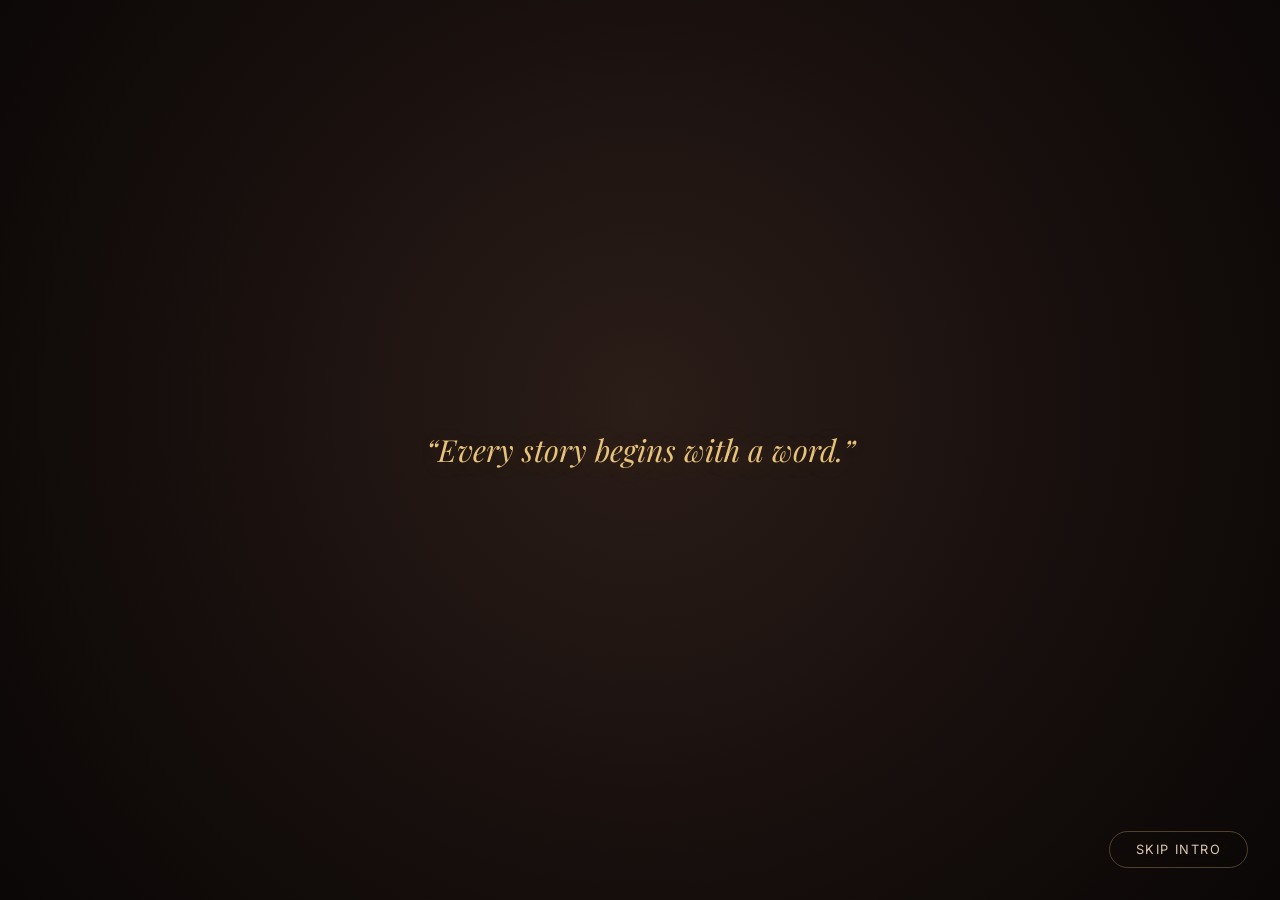
<file: index.html>
<!DOCTYPE html>
<html lang="en">
<head>
  <meta charset="UTF-8">
  <meta name="viewport" content="width=device-width, initial-scale=1.0">
  <title>PROLOGUE · The Reading Club of LBSITW</title>
  <link rel="icon" type="image/png" href="assets/images/logo.png">
  <link rel="preconnect" href="https://fonts.googleapis.com">
  <link rel="preconnect" href="https://fonts.gstatic.com" crossorigin>
  <link href="https://fonts.googleapis.com/css2?family=Playfair+Display:ital,wght@0,400;0,600;0,700;1,400&family=Inter:wght@300;400;500;600;700&display=swap" rel="stylesheet">
  <link rel="stylesheet" href="https://cdnjs.cloudflare.com/ajax/libs/font-awesome/6.0.0-beta3/css/all.min.css">

  <style>
    * { margin: 0; padding: 0; box-sizing: border-box; }

    html, body {
      height: 100%;
      overflow: hidden;
      background: #17100e;
      color: #f0e7df;
      font-family: 'Inter', sans-serif;
      -webkit-font-smoothing: antialiased;
      -moz-osx-font-smoothing: grayscale;
    }

    /* ---------- PROLOGUE OVERLAY ---------- */
    .prologue {
      position: fixed;
      inset: 0;
      display: flex;
      align-items: center;
      justify-content: center;
      background: radial-gradient(circle at 50% 45%, #2b1d18 0%, #140d0b 65%, #0a0706 100%);
      padding: 24px;
      transition: opacity 1s cubic-bezier(0.4, 0, 0.2, 1), visibility 1s;
      z-index: 1000;
    }

    .prologue.fade-out {
      opacity: 0;
      visibility: hidden;
      pointer-events: none;
    }

    .prologue-inner {
      position: relative;
      display: flex;
      flex-direction: column;
      align-items: center;
      justify-content: center;
      width: 100%;
      max-width: 640px;
      min-height: 540px;
      text-align: center;
    }

    /* ---------- AMBIENT GLOW ---------- */
    .ambient-glow {
      position: absolute;
      top: 50%;
      left: 50%;
      width: 520px;
      height: 520px;
      transform: translate(-50%, -50%) scale(0.6);
      background: radial-gradient(circle, rgba(230, 194, 122, 0.3), transparent 68%);
      border-radius: 50%;
      opacity: 0;
      pointer-events: none;
      transition: opacity 1.4s cubic-bezier(0.4, 0, 0.2, 1), transform 1.4s cubic-bezier(0.4, 0, 0.2, 1);
      filter: blur(24px);
      z-index: 0;
    }

    .ambient-glow.on {
      opacity: 1;
      transform: translate(-50%, -50%) scale(1);
    }

    /* ---------- SINGLE QUOTE ---------- */
    .quote-stage {
      position: absolute;
      top: 50%;
      left: 50%;
      transform: translate(-50%, -50%);
      width: 100%;
      max-width: 560px;
      z-index: 2;
      pointer-events: none;
      transition: opacity 0.8s ease;
    }

    .quote-item {
      font-family: 'Playfair Display', serif;
      font-style: italic;
      font-size: clamp(1.3rem, 3vw, 1.9rem);
      line-height: 1.65;
      color: #e6c27a;
      opacity: 0;
      transform: translateY(16px);
      transition: opacity 1.1s ease, transform 1.1s ease;
      text-shadow: 0 2px 26px rgba(230, 194, 122, 0.18);
      padding: 0 20px;
    }

    .quote-item.visible {
      opacity: 1;
      transform: translateY(0);
    }

    .quote-item.fade {
      opacity: 0;
      transform: translateY(-18px);
    }

    /* ---------- LOGO HERO STAGE ---------- */
    .logo-stage {
      position: absolute;
      top: 50%;
      left: 50%;
      transform: translate(-50%, -50%) scale(0.7);
      display: flex;
      flex-direction: column;
      align-items: center;
      justify-content: center;
      gap: 22px;
      opacity: 0;
      transition: opacity 1s ease, transform 1s ease;
      z-index: 3;
      pointer-events: none;
    }

    .logo-stage.visible {
      opacity: 1;
      transform: translate(-50%, -50%) scale(1);
    }

    .logo-stage.hide {
      opacity: 0;
      transform: translate(-50%, -50%) scale(0.92);
    }

    .logo-stage .intro-logo {
      width: min(180px, 42vw);
      height: min(180px, 42vw);
      border-radius: 50%;
      object-fit: cover;
      background: #f5ede1;
      box-shadow:
        0 0 0 3px rgba(230, 194, 122, 0.25),
        0 24px 60px rgba(230, 194, 122, 0.35),
        0 8px 24px rgba(0, 0, 0, 0.5);
      animation: logoPulse 3s ease-in-out infinite;
    }

    @keyframes logoPulse {
      0%, 100% {
        box-shadow:
          0 0 0 3px rgba(230, 194, 122, 0.25),
          0 24px 60px rgba(230, 194, 122, 0.35),
          0 8px 24px rgba(0, 0, 0, 0.5);
      }
      50% {
        box-shadow:
          0 0 0 8px rgba(230, 194, 122, 0.15),
          0 28px 70px rgba(230, 194, 122, 0.5),
          0 8px 24px rgba(0, 0, 0, 0.5);
      }
    }

    .logo-stage .intro-logo-text {
      font-family: 'Playfair Display', serif;
      font-size: clamp(1.4rem, 4vw, 2rem);
      font-weight: 700;
      letter-spacing: 12px;
      text-indent: 12px;
      color: #e6c27a;
      text-shadow: 0 2px 20px rgba(230, 194, 122, 0.3);
    }

    /* ---------- NAMING STAGE ---------- */
    .naming-stage {
      position: absolute;
      top: 50%;
      left: 50%;
      transform: translate(-50%, -50%) translateY(16px);
      width: 100%;
      display: flex;
      flex-direction: column;
      align-items: center;
      gap: 12px;
      opacity: 0;
      transition: opacity 1.1s ease, transform 1.1s ease;
      pointer-events: none;
      z-index: 3;
    }

    .naming-stage.visible {
      opacity: 1;
      transform: translate(-50%, -50%) translateY(0);
      pointer-events: auto;
    }

    .naming-stage h1 {
      font-family: 'Playfair Display', serif;
      font-size: clamp(2.3rem, 7.5vw, 3.6rem);
      font-weight: 700;
      letter-spacing: 14px;
      color: #e6c27a;
      margin: 0;
      text-indent: 14px;
      text-shadow: 0 4px 36px rgba(230, 194, 122, 0.22);
    }

    .naming-stage .subtitle {
      font-family: 'Inter', sans-serif;
      font-size: 0.88rem;
      letter-spacing: 4.5px;
      text-transform: uppercase;
      color: #d9c6b0;
      margin-bottom: 30px;
      font-weight: 400;
      opacity: 0.92;
    }

    .enter-btn {
      display: inline-flex;
      align-items: center;
      gap: 12px;
      background: #e6c27a;
      color: #1e1613;
      border: none;
      padding: 17px 44px;
      border-radius: 50px;
      font-family: 'Inter', sans-serif;
      font-size: 0.98rem;
      font-weight: 600;
      letter-spacing: 2px;
      cursor: pointer;
      transition: all 0.35s cubic-bezier(0.2, 0.9, 0.3, 1);
      box-shadow: 0 14px 38px rgba(230, 194, 122, 0.28);
      text-transform: uppercase;
    }

    .enter-btn i {
      font-size: 0.9rem;
      transition: transform 0.35s ease;
    }

    .enter-btn:hover {
      background: #f5da9e;
      transform: translateY(-3px);
      box-shadow: 0 22px 48px rgba(230, 194, 122, 0.4);
    }

    .enter-btn:hover i {
      transform: translateX(5px);
    }

    /* ---------- SKIP BUTTON ---------- */
    .skip-btn {
      position: fixed;
      bottom: 32px;
      right: 32px;
      z-index: 20;
      background: transparent;
      border: 1px solid rgba(230, 194, 122, 0.3);
      color: #d9c6b0;
      padding: 10px 26px;
      border-radius: 50px;
      font-family: 'Inter', sans-serif;
      font-size: 0.8rem;
      letter-spacing: 1.4px;
      cursor: pointer;
      transition: all 0.3s ease;
      backdrop-filter: blur(8px);
      -webkit-backdrop-filter: blur(8px);
      text-transform: uppercase;
    }

    .skip-btn:hover {
      background: rgba(230, 194, 122, 0.12);
      border-color: #e6c27a;
      color: #e6c27a;
    }

    /* ---------- RESPONSIVE ---------- */
    @media (max-width: 520px) {
      .naming-stage h1 { letter-spacing: 9px; text-indent: 9px; font-size: 2rem; }
      .naming-stage .subtitle { font-size: 0.72rem; letter-spacing: 3px; margin-bottom: 24px; }
      .enter-btn { padding: 14px 32px; font-size: 0.84rem; letter-spacing: 1.4px; gap: 9px; }
      .skip-btn { bottom: 20px; right: 20px; padding: 8px 18px; font-size: 0.7rem; letter-spacing: 1px; }
      .quote-item { font-size: 1.15rem; }
      .logo-stage .intro-logo { width: min(140px, 42vw); height: min(140px, 42vw); }
      .logo-stage .intro-logo-text { letter-spacing: 8px; text-indent: 8px; font-size: 1.3rem; }
    }

    @media (max-width: 380px) {
      .naming-stage h1 { letter-spacing: 6px; text-indent: 6px; font-size: 1.7rem; }
      .enter-btn { padding: 12px 24px; font-size: 0.78rem; }
      .quote-item { font-size: 1.05rem; }
    }

    @media (prefers-reduced-motion: reduce) {
      .quote-item, .ambient-glow, .naming-stage, .logo-stage,
      .enter-btn {
        transition-duration: 0.01ms !important;
        animation: none !important;
      }
    }
  </style>
</head>
<body>

  <div class="prologue" id="prologue">
    <div class="ambient-glow" id="ambientGlow"></div>

    <div class="prologue-inner">

      <!-- ===== STAGE 1 · QUOTE ===== -->
      <div class="quote-stage" id="quoteStage">
        <p class="quote-item" id="quote">“Every story begins with a word.”</p>
      </div>

      <!-- ===== STAGE 2 · LOGO HERO ===== -->
      <div class="logo-stage" id="logoStage">
        <img src="assets/images/logo.png" alt="PROLOGUE Logo" class="intro-logo">
        <div class="intro-logo-text">PROLOGUE</div>
      </div>

      <!-- ===== STAGE 3 · NAMING + ENTER ===== -->
      <div class="naming-stage" id="namingStage">
        <h1>PROLOGUE</h1>
        <p class="subtitle">The Reading Club of LBSITW</p>
        <button class="enter-btn" id="enterBtn">
          Enter Prologue <i class="fas fa-arrow-right"></i>
        </button>
      </div>

    </div>

    <button class="skip-btn" id="skipBtn">Skip Intro</button>
  </div>

  <script>
    (function() {
      'use strict';

      /* ==========================================================
         PROLOGUE INTRO SEQUENCE (book stage removed)
         1. Quote fades in
         2. Quote fades out
         3. LOGO HERO appears (big, glowing, pulsing)
         4. Logo hides → PROLOGUE name + subtitle + Enter button
         ========================================================== */

      const prologue    = document.getElementById('prologue');
      const ambientGlow = document.getElementById('ambientGlow');
      const quoteStage  = document.getElementById('quoteStage');
      const quote       = document.getElementById('quote');
      const logoStage   = document.getElementById('logoStage');
      const namingStage = document.getElementById('namingStage');
      const enterBtn    = document.getElementById('enterBtn');
      const skipBtn     = document.getElementById('skipBtn');

      const prefersReduced = window.matchMedia('(prefers-reduced-motion: reduce)').matches;

      /* ---------- TIMINGS ---------- */
      const T = prefersReduced
        ? {
            quoteIn:     80,
            quoteOut:    450,
            logoIn:      600,
            logoOut:    1000,
            nameIn:     1300
          }
        : {
            quoteIn:     400,   // quote appears
            quoteOut:   2800,   // quote fades out
            logoIn:     3200,   // LOGO HERO appears
            logoOut:    5300,   // logo hides
            nameIn:     5800    // naming stage appears
          };

      /* 1 · Show quote */
      setTimeout(() => {
        quote.classList.add('visible');
      }, T.quoteIn);

      /* 2 · Hide quote */
      setTimeout(() => {
        quote.classList.remove('visible');
        quote.classList.add('fade');
        quoteStage.style.opacity = '0';
      }, T.quoteOut);

      /* 3 · Logo hero appears + ambient glow */
      setTimeout(() => {
        logoStage.classList.add('visible');
        ambientGlow.classList.add('on');
      }, T.logoIn);

      /* 4 · Logo fades out, glow stays on for naming */
      setTimeout(() => {
        logoStage.classList.add('hide');
      }, T.logoOut);

      /* 5 · Naming stage appears */
      setTimeout(() => {
        namingStage.classList.add('visible');
      }, T.nameIn);

      /* ==========================================================
         ENTER / SKIP → main page
         ========================================================== */
      function enterSite() {
        prologue.classList.add('fade-out');
        setTimeout(() => {
          window.location.href = 'home.html';
        }, 950);
      }

      enterBtn.addEventListener('click', enterSite);
      skipBtn.addEventListener('click', enterSite);

      /* keyboard support */
      document.addEventListener('keydown', (e) => {
        if (e.key === 'Enter' || e.key === 'Escape') {
          if (prologue.classList.contains('fade-out')) return;
          enterSite();
        }
      });

    })();
  </script>

</body>
</html>
</file>
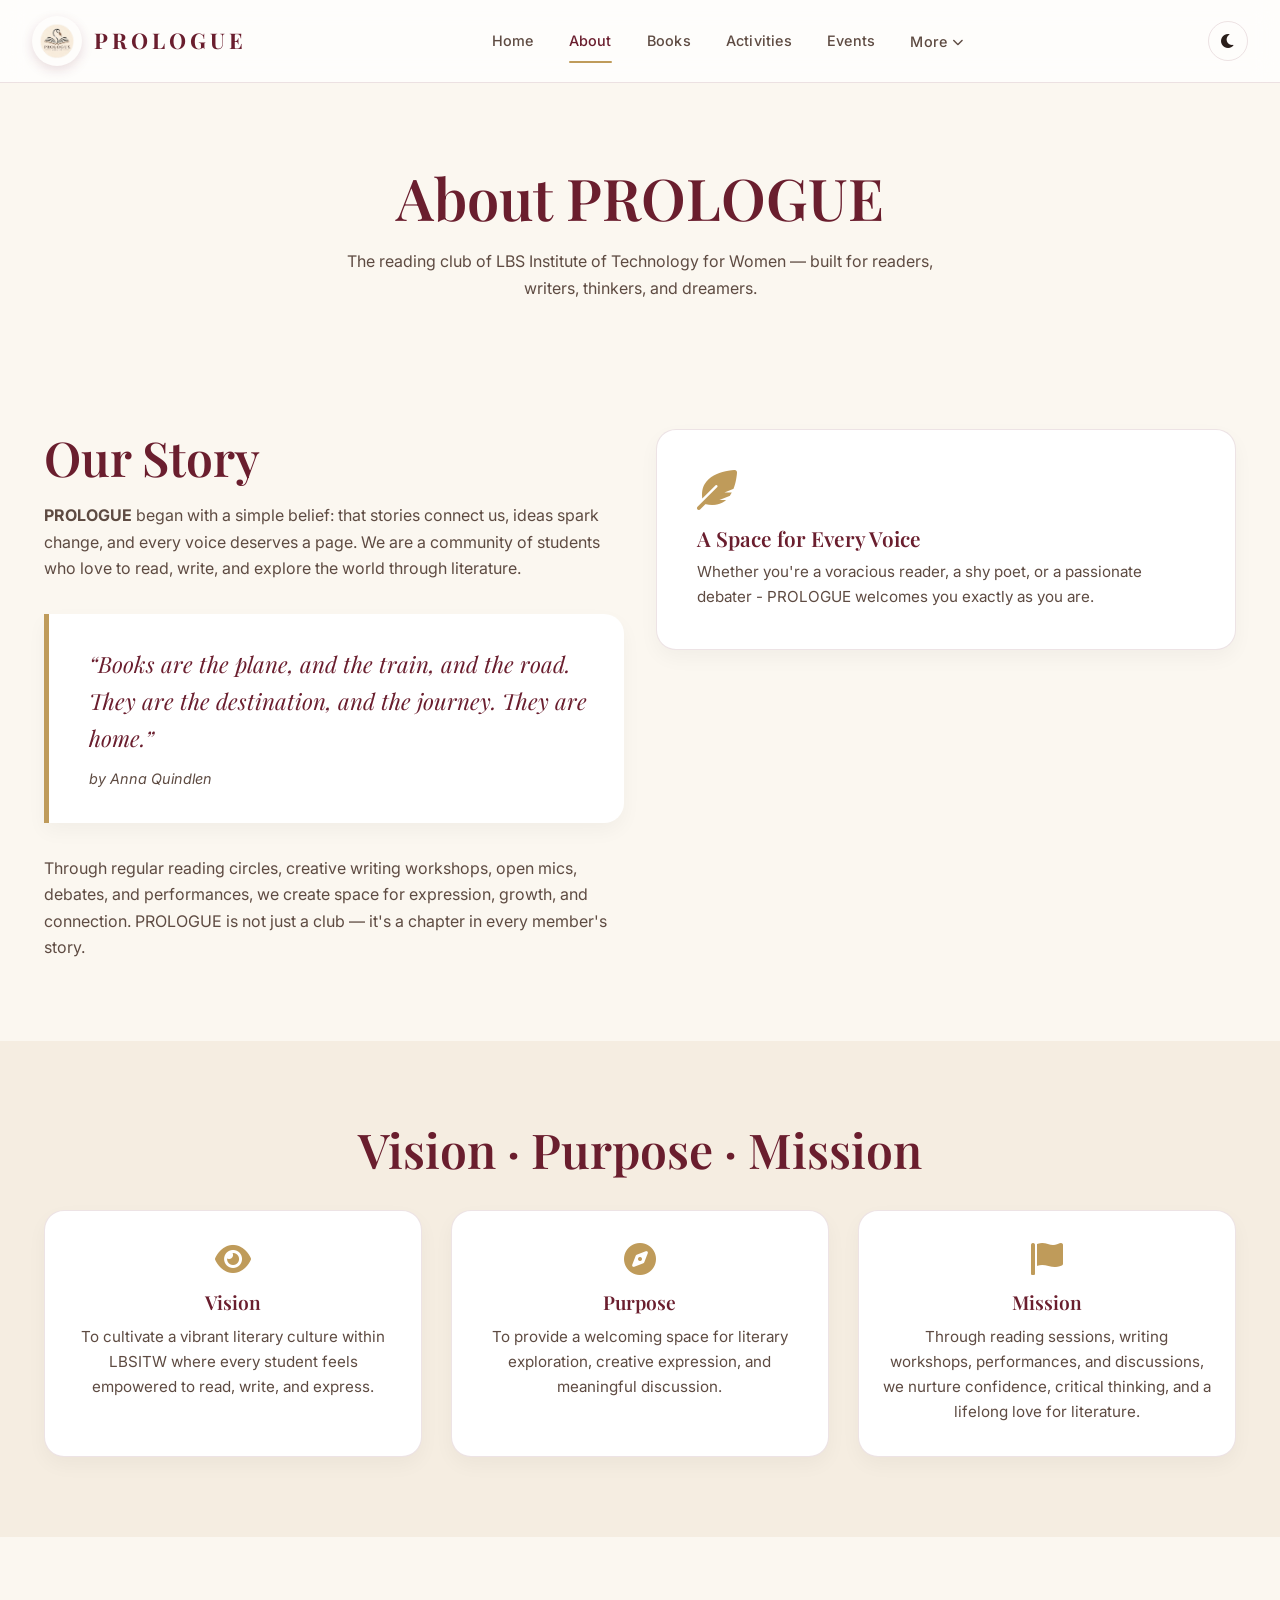
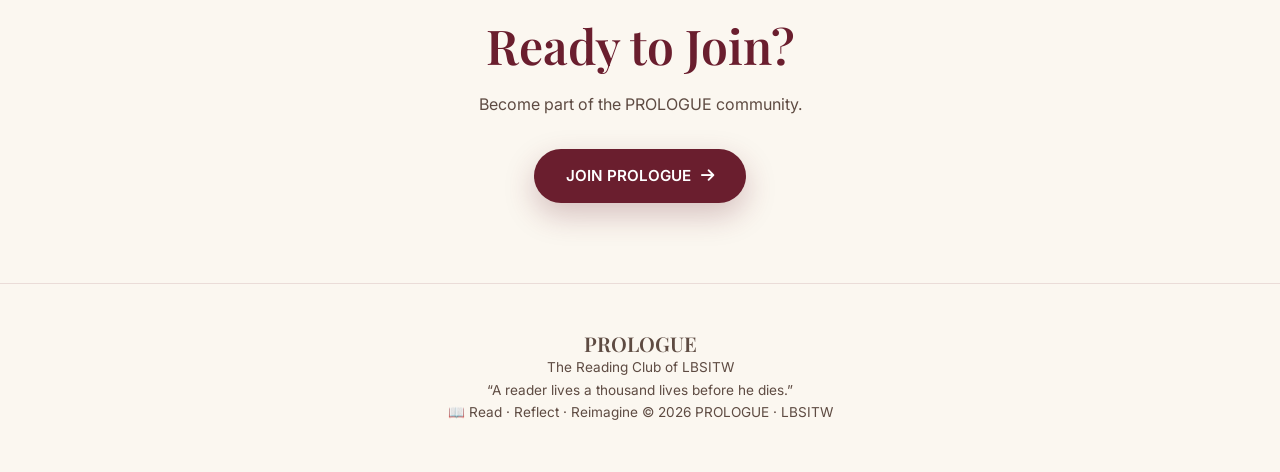
<file: about.html>
<!DOCTYPE html>
<html lang="en">
<head>
<meta charset="UTF-8">
<meta name="viewport" content="width=device-width, initial-scale=1.0">
<title>PROLOGUE · About</title>
<link rel="preconnect" href="https://fonts.googleapis.com">
<link href="https://fonts.googleapis.com/css2?family=Playfair+Display:ital,wght@0,400;0,600;0,700;1,400&family=Inter:wght@300;400;500;600&display=swap" rel="stylesheet">
<link rel="stylesheet" href="https://cdnjs.cloudflare.com/ajax/libs/font-awesome/6.0.0-beta3/css/all.min.css">
<link rel="stylesheet" href="css/style.css">
<style>
  .about-hero { padding: 5rem 0 3rem; text-align: center; }
  .about-hero h1 { font-size: clamp(2.2rem, 6vw, 3.6rem); color: var(--wine); margin-bottom: 1rem; }
  body.dark .about-hero h1 { color: var(--gold-light); }
  .about-hero p { color: var(--text-secondary); max-width: 620px; margin: 0 auto; }
  .quote-block {
    background: var(--bg-elev); border-left: 5px solid var(--gold);
    padding: 2rem 2rem 2rem 2.5rem; border-radius: 0 var(--radius) var(--radius) 0;
    box-shadow: var(--shadow-sm); margin: 2rem 0;
  }
  .quote-block p { font-family: var(--font-serif); font-size: 1.4rem; font-style: italic; color: var(--wine); margin-bottom: 0.5rem; }
  body.dark .quote-block p { color: var(--gold-light); }
  .quote-block cite { font-size: 0.9rem; color: var(--text-secondary); }
  .pillar { text-align: center; padding: 2rem 1.5rem; }
  .pillar i { font-size: 2rem; color: var(--gold); margin-bottom: 1rem; }
  .pillar h3 { font-size: 1.2rem; margin-bottom: 0.6rem; color: var(--wine); }
  body.dark .pillar h3 { color: var(--gold-light); }
</style>
</head>
<body>
  <div id="nav-placeholder"></div>

  <section class="about-hero">
    <div class="container">
      <h1 class="reveal">About PROLOGUE</h1>
      <p class="reveal">The reading club of LBS Institute of Technology for Women — built for readers, writers, thinkers, and dreamers.</p>
    </div>
  </section>

  <section class="section">
    <div class="container">
      <div class="grid-2">
        <div class="reveal">
          <h2 class="section-title">Our Story</h2>
          <p style="color:var(--text-secondary); margin-bottom:1rem;">
            <strong>PROLOGUE</strong> began with a simple belief: that stories connect us, ideas spark change,
            and every voice deserves a page. We are a community of students who love to read, write, and
            explore the world through literature.
          </p>
          <blockquote class="quote-block">
            <p>“Books are the plane, and the train, and the road. They are the destination, and the journey. They are home.”</p>
            <cite>by Anna Quindlen</cite>
          </blockquote>
          <p style="color:var(--text-secondary);">
            Through regular reading circles, creative writing workshops, open mics, debates, and
            performances, we create space for expression, growth, and connection. PROLOGUE is not just
            a club — it's a chapter in every member's story.
          </p>
        </div>
        <div class="reveal">
          <div class="card" style="padding:2.5rem;">
            <i class="fas fa-feather-alt" style="font-size:2.5rem; color:var(--gold); margin-bottom:1rem; display:block;"></i>
            <h3 style="color:var(--wine); margin-bottom:0.5rem; font-size:1.3rem;">A Space for Every Voice</h3>
            <p style="color:var(--text-secondary); font-size:0.95rem;">
              Whether you're a voracious reader, a shy poet, or a passionate debater -
              PROLOGUE welcomes you exactly as you are.
            </p>
          </div>
        </div>
      </div>
    </div>
  </section>

  <section class="section section-alt">
    <div class="container">
      <h2 class="section-title reveal" style="text-align:center;">Vision · Purpose · Mission</h2>
      <div class="grid-3" style="margin-top:2rem;">
        <div class="card pillar reveal">
          <i class="fas fa-eye"></i>
          <h3>Vision</h3>
          <p style="color:var(--text-secondary); font-size:0.95rem;">To cultivate a vibrant literary culture within LBSITW where every student feels empowered to read, write, and express.</p>
        </div>
        <div class="card pillar reveal">
          <i class="fas fa-compass"></i>
          <h3>Purpose</h3>
          <p style="color:var(--text-secondary); font-size:0.95rem;">To provide a welcoming space for literary exploration, creative expression, and meaningful discussion.</p>
        </div>
        <div class="card pillar reveal">
          <i class="fas fa-flag"></i>
          <h3>Mission</h3>
          <p style="color:var(--text-secondary); font-size:0.95rem;">Through reading sessions, writing workshops, performances, and discussions, we nurture confidence, critical thinking, and a lifelong love for literature.</p>
        </div>
      </div>
    </div>
  </section>

  <section class="section" style="text-align:center;">
    <div class="container">
      <h2 class="section-title reveal">Ready to Join?</h2>
      <p class="section-subtitle reveal" style="margin:0 auto 2rem;">Become part of the PROLOGUE community.</p>
      <a href="membership.html" class="btn btn-primary reveal">JOIN PROLOGUE <i class="fas fa-arrow-right"></i></a>
    </div>
  </section>

  <footer class="footer">
  <div class="container">

    <div class="footer-content">
      <div class="footer-brand">
        <h2>PROLOGUE</h2>
        <p>The Reading Club of LBSITW</p>
      </div>

      <div class="footer-line"></div>

      <p class="footer-quote">
        “A reader lives a thousand lives before he dies.”
      </p>

      <div class="footer-bottom">
        <span>📖 Read · Reflect · Reimagine</span>
        <span>© 2026 PROLOGUE · LBSITW</span>
      </div>
    </div>

  </div>
</footer>

  <script src="js/main.js"></script>
</body>
</html>
</file>
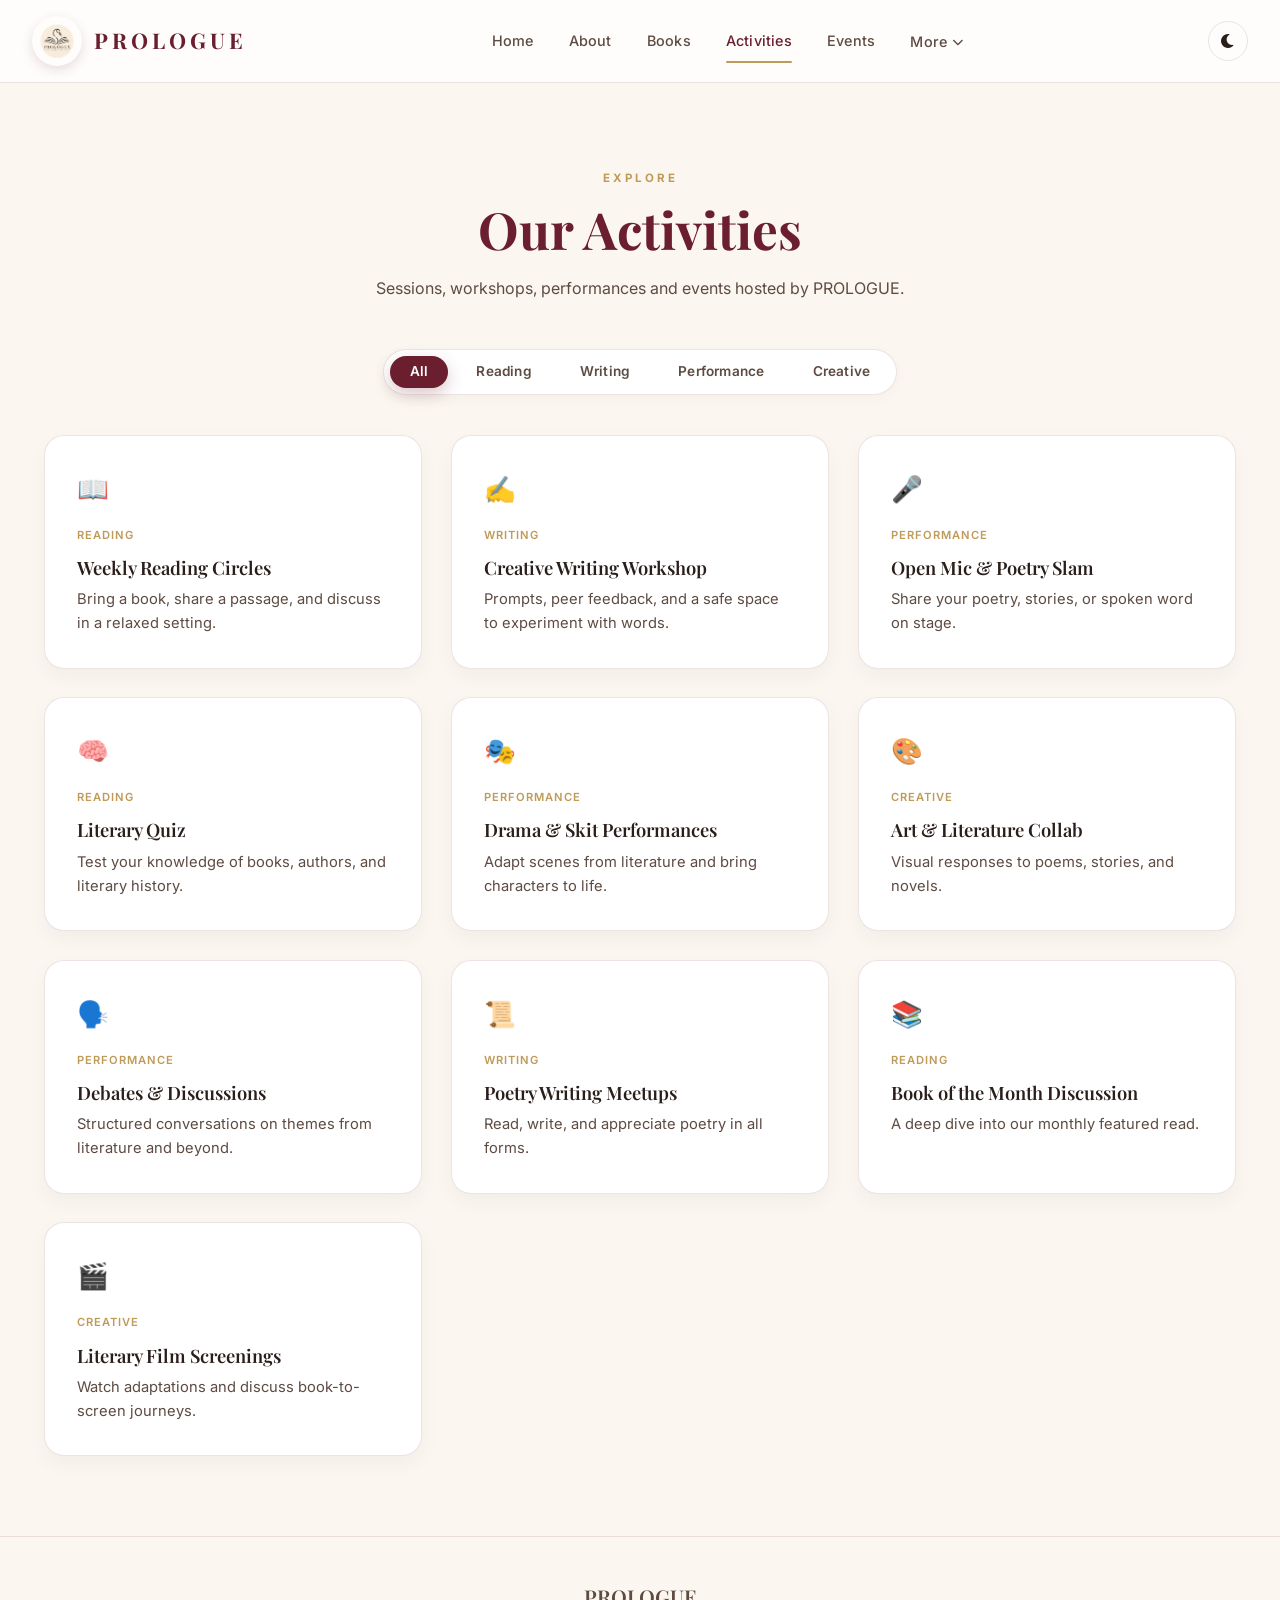
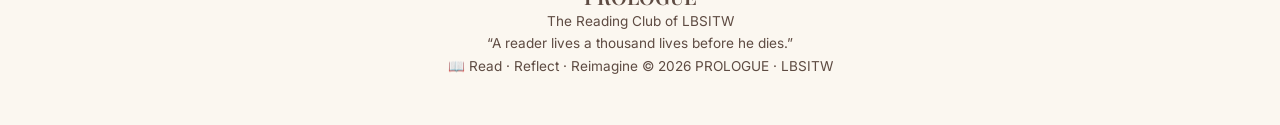
<file: activities.html>
<!DOCTYPE html>
<html lang="en">
<head>
<meta charset="UTF-8">
<meta name="viewport" content="width=device-width, initial-scale=1.0">
<title>PROLOGUE · Activities</title>
<link rel="preconnect" href="https://fonts.googleapis.com">
<link href="https://fonts.googleapis.com/css2?family=Playfair+Display:ital,wght@0,400;0,600;0,700;1,400&family=Inter:wght@300;400;500;600&display=swap" rel="stylesheet">
<link rel="stylesheet" href="https://cdnjs.cloudflare.com/ajax/libs/font-awesome/6.0.0-beta3/css/all.min.css">
<link rel="stylesheet" href="css/style.css">
<style>
  .activity-card .cat-tag {
    display: inline-block; font-size: 0.7rem; text-transform: uppercase;
    letter-spacing: 1px; color: var(--gold); margin-bottom: 0.8rem; font-weight: 600;
  }
  .activity-card h3 { font-size: 1.15rem; margin-bottom: 0.5rem; color: var(--text-primary); }
  .activity-card p { font-size: 0.92rem; color: var(--text-secondary); }
  .activity-icon { font-size: 1.6rem; margin-bottom: 0.6rem; display: block; }
</style>
</head>
<body>
  <div id="nav-placeholder"></div>

  <section class="section" style="padding-top:5rem;">
    <div class="container">
      <div class="page-hero reveal">
  <span class="page-eyebrow">Explore</span>
  <h1 class="page-title">Our Activities</h1>
  <p class="page-desc">Sessions, workshops, performances and events hosted by PROLOGUE.</p>
</div>

<div class="filter-bar reveal" id="activityFilters" style="margin-left:auto;margin-right:auto;">
  <button class="filter-btn active" data-filter="all">All</button>
  <button class="filter-btn" data-filter="reading">Reading</button>
  <button class="filter-btn" data-filter="writing">Writing</button>
  <button class="filter-btn" data-filter="performance">Performance</button>
  <button class="filter-btn" data-filter="creative">Creative</button>
</div>

      <div class="grid-3" id="activitiesGrid"></div>
    </div>
  </section>

<footer class="footer">
  <div class="container">

    <div class="footer-content">
      <div class="footer-brand">
        <h2>PROLOGUE</h2>
        <p>The Reading Club of LBSITW</p>
      </div>

      <div class="footer-line"></div>

      <p class="footer-quote">
        “A reader lives a thousand lives before he dies.”
      </p>

      <div class="footer-bottom">
        <span>📖 Read · Reflect · Reimagine</span>
        <span>© 2026 PROLOGUE · LBSITW</span>
      </div>
    </div>

  </div>
</footer>

  <script src="js/main.js"></script>
  <script src="js/activities.js"></script>
</body>
</html>
</file>
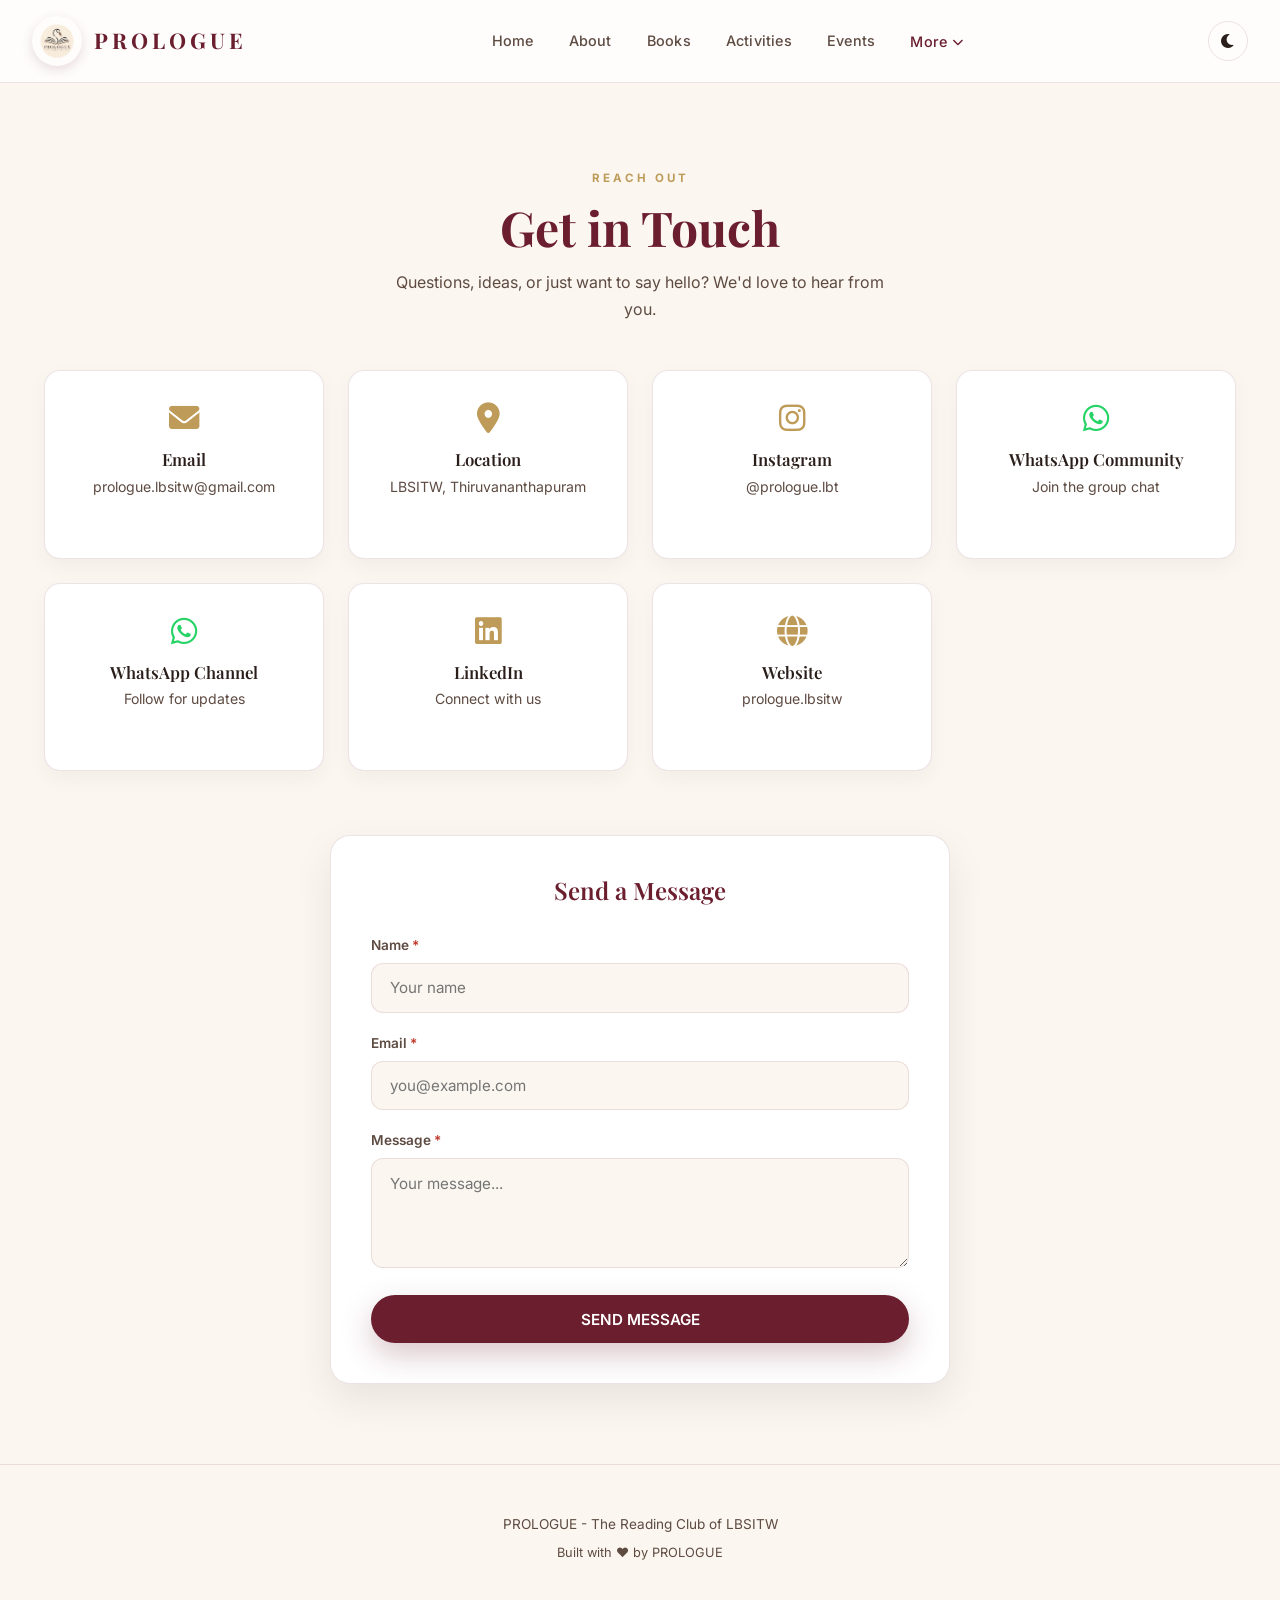
<file: contact.html>
<!DOCTYPE html>
<html lang="en">
<head>
  <meta charset="UTF-8">
  <meta name="viewport" content="width=device-width, initial-scale=1.0">
  <title>PROLOGUE · Contact</title>
  <link rel="preconnect" href="https://fonts.googleapis.com">
  <link href="https://fonts.googleapis.com/css2?family=Playfair+Display:ital,wght@0,400;0,600;0,700;1,400&family=Inter:wght@300;400;500;600&display=swap" rel="stylesheet">
  <link rel="stylesheet" href="https://cdnjs.cloudflare.com/ajax/libs/font-awesome/6.0.0-beta3/css/all.min.css">
  <link rel="stylesheet" href="css/style.css">
  <style>
    /* ============================================================
       CONTACT PAGE
       ============================================================ */
    .contact-hero {
      text-align: center;
      max-width: 720px;
      margin: 0 auto 3rem;
      padding: 0 1rem;
    }
    .contact-eyebrow {
      display: inline-block;
      font-size: 0.72rem;
      font-weight: 700;
      letter-spacing: 3px;
      text-transform: uppercase;
      color: var(--gold);
      margin-bottom: 12px;
    }
    .contact-title {
      font-family: 'Playfair Display', serif;
      font-size: clamp(2rem, 5vw, 3rem);
      font-weight: 700;
      color: var(--wine);
      line-height: 1.15;
      margin: 0 0 14px;
    }
    body.dark .contact-title { color: var(--gold-light); }
    .contact-desc {
      font-size: 1rem;
      color: var(--text-secondary);
      line-height: 1.65;
      margin: 0 auto;
      max-width: 520px;
    }

    /* ---------- Contact cards ---------- */
    .contact-grid {
      display: grid;
      grid-template-columns: repeat(auto-fit, minmax(220px, 1fr));
      gap: 1.5rem;
      margin-bottom: 4rem;
    }
    .contact-card {
      background: var(--bg-elev);
      border: 1px solid var(--border-light);
      border-radius: 16px;
      padding: 2rem 1.5rem;
      text-align: center;
      text-decoration: none;
      color: inherit;
      display: flex;
      flex-direction: column;
      align-items: center;
      justify-content: center;
      transition: transform 0.3s ease, box-shadow 0.3s ease, border-color 0.3s ease;
      box-shadow: var(--shadow-sm);
      cursor: pointer;
    }
    .contact-card:hover {
      transform: translateY(-6px);
      box-shadow: var(--shadow-md);
      border-color: var(--gold);
    }
    .contact-card i {
      font-size: 1.9rem;
      color: var(--gold);
      margin-bottom: 1rem;
      transition: transform 0.3s ease;
      display: block;
    }
    .contact-card:hover i { transform: scale(1.15); }
    .contact-card h4 {
      font-family: 'Playfair Display', serif;
      font-size: 1.05rem;
      font-weight: 600;
      color: var(--text-primary);
      margin: 0 0 6px;
    }
    .contact-card p {
      font-size: 0.88rem;
      color: var(--text-secondary);
      margin: 0;
      word-break: break-word;
      line-height: 1.5;
    }
    .contact-card .arrow {
      display: inline-block;
      font-size: 0.72rem;
      font-weight: 600;
      letter-spacing: 0.5px;
      color: var(--gold);
      margin-top: 10px;
      opacity: 0;
      transition: opacity 0.3s ease, transform 0.3s ease;
    }
    .contact-card:hover .arrow {
      opacity: 1;
      transform: translateX(3px);
    }

    /* WhatsApp card — green accent */
    .contact-card.whatsapp i { color: #25D366; }
    .contact-card.whatsapp:hover { border-color: #25D366; }

    /* ---------- Form ---------- */
    .contact-form-wrap {
      max-width: 620px;
      margin: 0 auto;
      background: var(--bg-elev);
      border: 1px solid var(--border-light);
      border-radius: 20px;
      padding: 2.5rem;
      box-shadow: var(--shadow-md);
    }
    body.dark .contact-form-wrap { background: var(--bg-elev); }

    .contact-form-title {
      font-family: 'Playfair Display', serif;
      font-size: 1.5rem;
      font-weight: 600;
      color: var(--wine);
      text-align: center;
      margin: 0 0 1.8rem;
    }
    body.dark .contact-form-title { color: var(--gold-light); }

    @media (max-width: 640px) {
      .contact-form-wrap { padding: 1.8rem 1.4rem; }
      .contact-grid { gap: 1rem; }
      .contact-card { padding: 1.5rem 1rem; }
    }
  </style>
</head>
<body>
  <div id="nav-placeholder"></div>

  <section class="section" style="padding-top:5rem;">
    <div class="container">

      <!-- ============ HEADER ============ -->
      <div class="contact-hero reveal">
        <span class="contact-eyebrow">Reach Out</span>
        <h1 class="contact-title">Get in Touch</h1>
        <p class="contact-desc">Questions, ideas, or just want to say hello? We'd love to hear from you.</p>
      </div>

      <!-- ============ CONTACT CARDS ============ -->
      <div class="contact-grid">

        <!-- Email -->
        <a class="contact-card reveal" href="mailto:prologue.lbsitw@gmail.com" aria-label="Email PROLOGUE">
          <i class="fas fa-envelope"></i>
          <h4>Email</h4>
          <p>prologue.lbsitw@gmail.com</p>
          <span class="arrow">Open →</span>
        </a>

        <!-- Location -->
        <a class="contact-card reveal"
           href="https://www.google.com/maps/search/?api=1&query=LBS+Institute+of+Technology+for+Women+Thiruvananthapuram"
           target="_blank" rel="noopener noreferrer"
           aria-label="View PROLOGUE on Google Maps">
          <i class="fas fa-map-marker-alt"></i>
          <h4>Location</h4>
          <p>LBSITW, Thiruvananthapuram</p>
          <span class="arrow">Open in Maps →</span>
        </a>

        <!-- Instagram -->
        <a class="contact-card reveal"
           href="https://www.instagram.com/prologue.lbt"
           target="_blank" rel="noopener noreferrer"
           aria-label="PROLOGUE on Instagram">
          <i class="fab fa-instagram"></i>
          <h4>Instagram</h4>
          <p>@prologue.lbt</p>
          <span class="arrow">Open Instagram →</span>
        </a>

        <!-- WhatsApp Community -->
        <a class="contact-card whatsapp reveal"
           href="https://chat.whatsapp.com/JAbzOgyKszTICixbBE3Esz"
           target="_blank" rel="noopener noreferrer"
           aria-label="Join PROLOGUE WhatsApp Community">
          <i class="fab fa-whatsapp"></i>
          <h4>WhatsApp Community</h4>
          <p>Join the group chat</p>
          <span class="arrow">Join Community →</span>
        </a>

        <!-- WhatsApp Channel -->
        <a class="contact-card whatsapp reveal"
           href="https://whatsapp.com/channel/0029Vb8QflxBadmjc6GoDj2a"
           target="_blank" rel="noopener noreferrer"
           aria-label="Follow PROLOGUE WhatsApp Channel">
          <i class="fab fa-whatsapp"></i>
          <h4>WhatsApp Channel</h4>
          <p>Follow for updates</p>
          <span class="arrow">Follow Channel →</span>
        </a>

        <!-- LinkedIn -->
        <a class="contact-card reveal"
           href="https://www.linkedin.com/"
           target="_blank" rel="noopener noreferrer"
           aria-label="PROLOGUE on LinkedIn">
          <i class="fab fa-linkedin"></i>
          <h4>LinkedIn</h4>
          <p>Connect with us</p>
          <span class="arrow">Open LinkedIn →</span>
        </a>

        <!-- Website -->
        <a class="contact-card reveal"
           href="home.html"
           aria-label="PROLOGUE home">
          <i class="fas fa-globe"></i>
          <h4>Website</h4>
          <p>prologue.lbsitw</p>
          <span class="arrow">Visit Website →</span>
        </a>

      </div>

      <!-- ============ FORM ============ -->
      <div class="contact-form-wrap reveal">
        <h3 class="contact-form-title">Send a Message</h3>
        <form id="contactForm" novalidate>
          <div class="form-group">
            <label for="cName">Name <span class="req">*</span></label>
            <input type="text" id="cName" required placeholder="Your name">
            <span class="error-msg" id="cNameErr">Please enter your name.</span>
          </div>

          <div class="form-group">
            <label for="cEmail">Email <span class="req">*</span></label>
            <input type="email" id="cEmail" required placeholder="you@example.com">
            <span class="error-msg" id="cEmailErr">Please enter a valid email.</span>
          </div>

          <div class="form-group">
            <label for="cMsg">Message <span class="req">*</span></label>
            <textarea id="cMsg" required placeholder="Your message..." minlength="10"></textarea>
            <span class="error-msg" id="cMsgErr">Please write at least 10 characters.</span>
          </div>

          <button type="submit" class="btn btn-primary" style="width:100%;justify-content:center;margin-top:0.5rem;">
            SEND MESSAGE
          </button>
        </form>

        <div class="form-status" id="contactStatus"></div>
      </div>

    </div>
  </section>

  <footer class="footer">
    <div class="container">
      <p>PROLOGUE - The Reading Club of LBSITW</p>
      <p style="margin-top:0.4rem;font-size:0.8rem;">Built with ♥ by PROLOGUE</p>
    </div>
  </footer>

  <script src="js/main.js"></script>
  <script src="js/contact.js"></script>
</body>
</html>
</file>
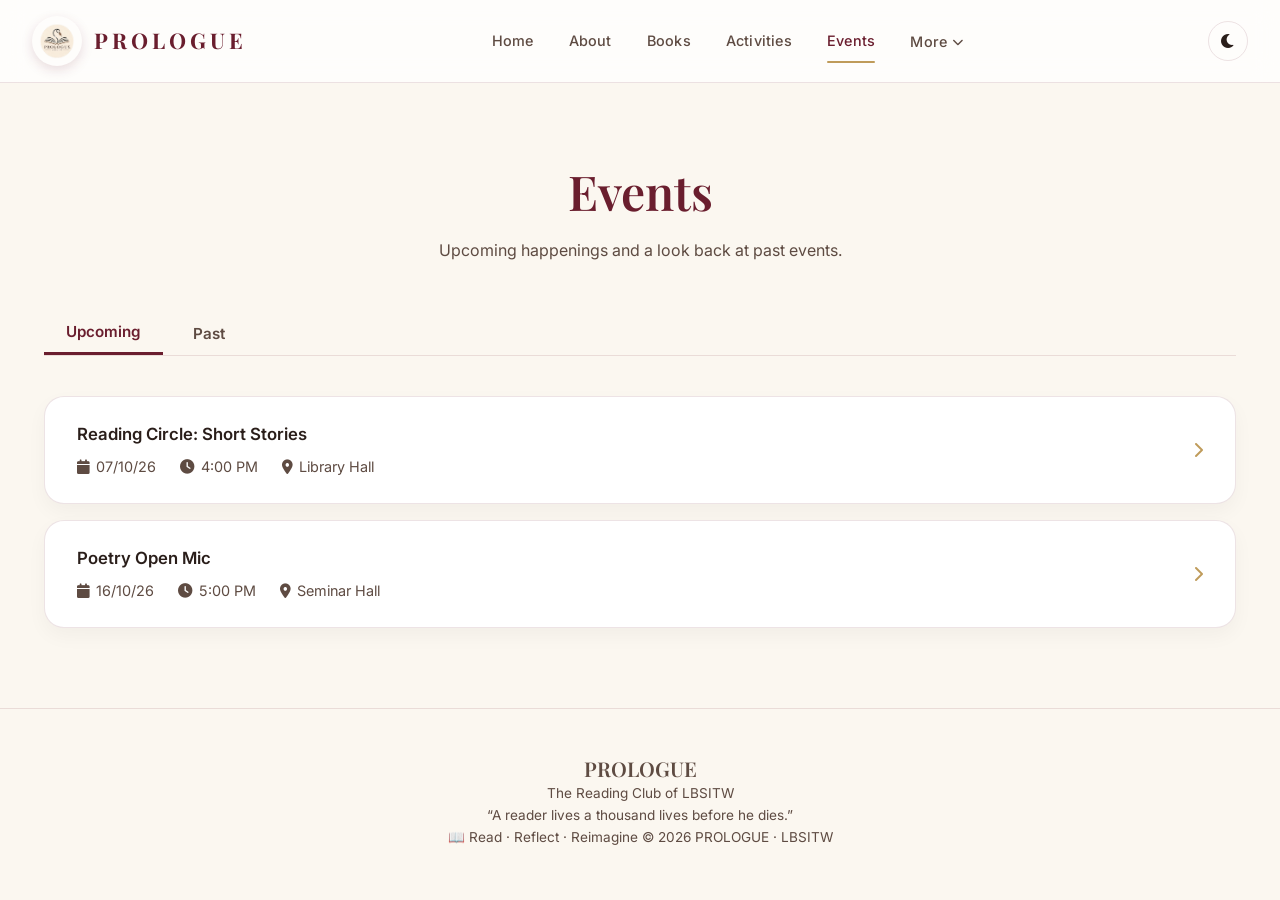
<file: events.html>
<!DOCTYPE html>
<html lang="en">
<head>
<meta charset="UTF-8">
<meta name="viewport" content="width=device-width, initial-scale=1.0">
<title>PROLOGUE · Events</title>
<link rel="preconnect" href="https://fonts.googleapis.com">
<link href="https://fonts.googleapis.com/css2?family=Playfair+Display:ital,wght@0,400;0,600;0,700;1,400&family=Inter:wght@300;400;500;600&display=swap" rel="stylesheet">
<link rel="stylesheet" href="https://cdnjs.cloudflare.com/ajax/libs/font-awesome/6.0.0-beta3/css/all.min.css">
<link rel="stylesheet" href="css/style.css">
<style>
  .events-tabs { display: flex; gap: 0.5rem; margin: 0 0 2.5rem; border-bottom: 1px solid var(--border-light); }
  .event-tab {
    padding: 0.7rem 1.4rem; background: none; border: none;
    font-size: 0.95rem; font-weight: 600; color: var(--text-secondary);
    cursor: pointer; transition: var(--transition); border-radius: 8px 8px 0 0;
    font-family: var(--font-sans);
  }
  .event-tab.active { color: var(--wine); border-bottom: 3px solid var(--wine); }
  body.dark .event-tab.active { color: var(--gold-light); border-bottom-color: var(--gold); }

  .event-list { display: flex; flex-direction: column; gap: 1rem; }
  .event-item {
    background: var(--bg-elev); border: 1px solid var(--border-light);
    border-radius: var(--radius); padding: 1.5rem 2rem;
    display: flex; align-items: center; justify-content: space-between;
    cursor: pointer; transition: var(--transition);
    box-shadow: var(--shadow-sm); flex-wrap: wrap; gap: 1rem;
  }
  .event-item:hover { transform: translateX(8px); box-shadow: var(--shadow-md); border-color: var(--gold); }
  .event-title { font-weight: 600; color: var(--text-primary); font-size: 1.05rem; margin-bottom: 0.4rem; }
  .event-meta { display: flex; gap: 1.5rem; color: var(--text-secondary); font-size: 0.9rem; flex-wrap: wrap; }
  .event-meta span { display: flex; align-items: center; gap: 0.4rem; }

  .modal-overlay {
    position: fixed; inset: 0; background: rgba(0,0,0,0.6);
    backdrop-filter: blur(6px); z-index: 2000;
    display: none; align-items: center; justify-content: center; padding: 1.5rem;
  }
  .modal-overlay.active { display: flex; }
  .modal {
    background: var(--bg-elev); border-radius: var(--radius);
    max-width: 540px; width: 100%; padding: 2.5rem;
    position: relative; box-shadow: 0 30px 80px rgba(0,0,0,0.3);
    border: 1px solid var(--border-light); max-height: 90vh; overflow-y: auto;
  }
  .modal-close {
    position: absolute; top: 1.2rem; right: 1.2rem;
    background: none; border: none; font-size: 1.5rem;
    color: var(--text-secondary); cursor: pointer; transition: var(--transition);
  }
  .modal-close:hover { color: var(--wine); transform: rotate(90deg); }
  .modal h3 { font-size: 1.7rem; color: var(--wine); margin-bottom: 1rem; }
  body.dark .modal h3 { color: var(--gold-light); }
  .modal-detail { display: flex; gap: 1rem; margin-bottom: 0.8rem; color: var(--text-secondary); font-size: 0.95rem; }
  .modal-detail i { width: 20px; color: var(--gold); }
</style>
</head>
<body>
  <div id="nav-placeholder"></div>

  <section class="section" style="padding-top:5rem;">
    <div class="container">
      <div style="text-align:center; max-width:720px; margin:0 auto 3rem;">
        <h1 class="section-title reveal" style="text-align:center;">Events</h1>
        <p class="section-subtitle reveal" style="margin:0 auto;">Upcoming happenings and a look back at past events.</p>
      </div>

      <div class="events-tabs reveal">
        <button class="event-tab active" data-tab="upcoming">Upcoming</button>
        <button class="event-tab" data-tab="past">Past</button>
      </div>

      <div class="event-list" id="eventList"></div>
    </div>
  </section>

  <div class="modal-overlay" id="eventModal">
    <div class="modal" role="dialog" aria-modal="true">
      <button class="modal-close" id="modalClose" aria-label="Close">&times;</button>
      <h3 id="modalTitle"></h3>
      <div class="modal-detail"><i class="fas fa-calendar"></i><span id="modalDate"></span></div>
      <div class="modal-detail"><i class="fas fa-clock"></i><span id="modalTime"></span></div>
      <div class="modal-detail"><i class="fas fa-map-marker-alt"></i><span id="modalVenue"></span></div>
      <div class="modal-detail"><i class="fas fa-tag"></i><span id="modalType"></span></div>
      <p style="margin-top:1rem;color:var(--text-secondary);" id="modalDesc"></p>
      <p style="margin-top:1rem;font-weight:600;color:var(--wine);" id="modalStatus"></p>
    </div>
  </div>

<footer class="footer">
  <div class="container">

    <div class="footer-content">
      <div class="footer-brand">
        <h2>PROLOGUE</h2>
        <p>The Reading Club of LBSITW</p>
      </div>

      <div class="footer-line"></div>

      <p class="footer-quote">
        “A reader lives a thousand lives before he dies.”
      </p>

      <div class="footer-bottom">
        <span>📖 Read · Reflect · Reimagine</span>
        <span>© 2026 PROLOGUE · LBSITW</span>
      </div>
    </div>

  </div>
</footer>
  <script src="js/main.js"></script>
  <script src="js/events.js"></script>
</body>
</html>
</file>
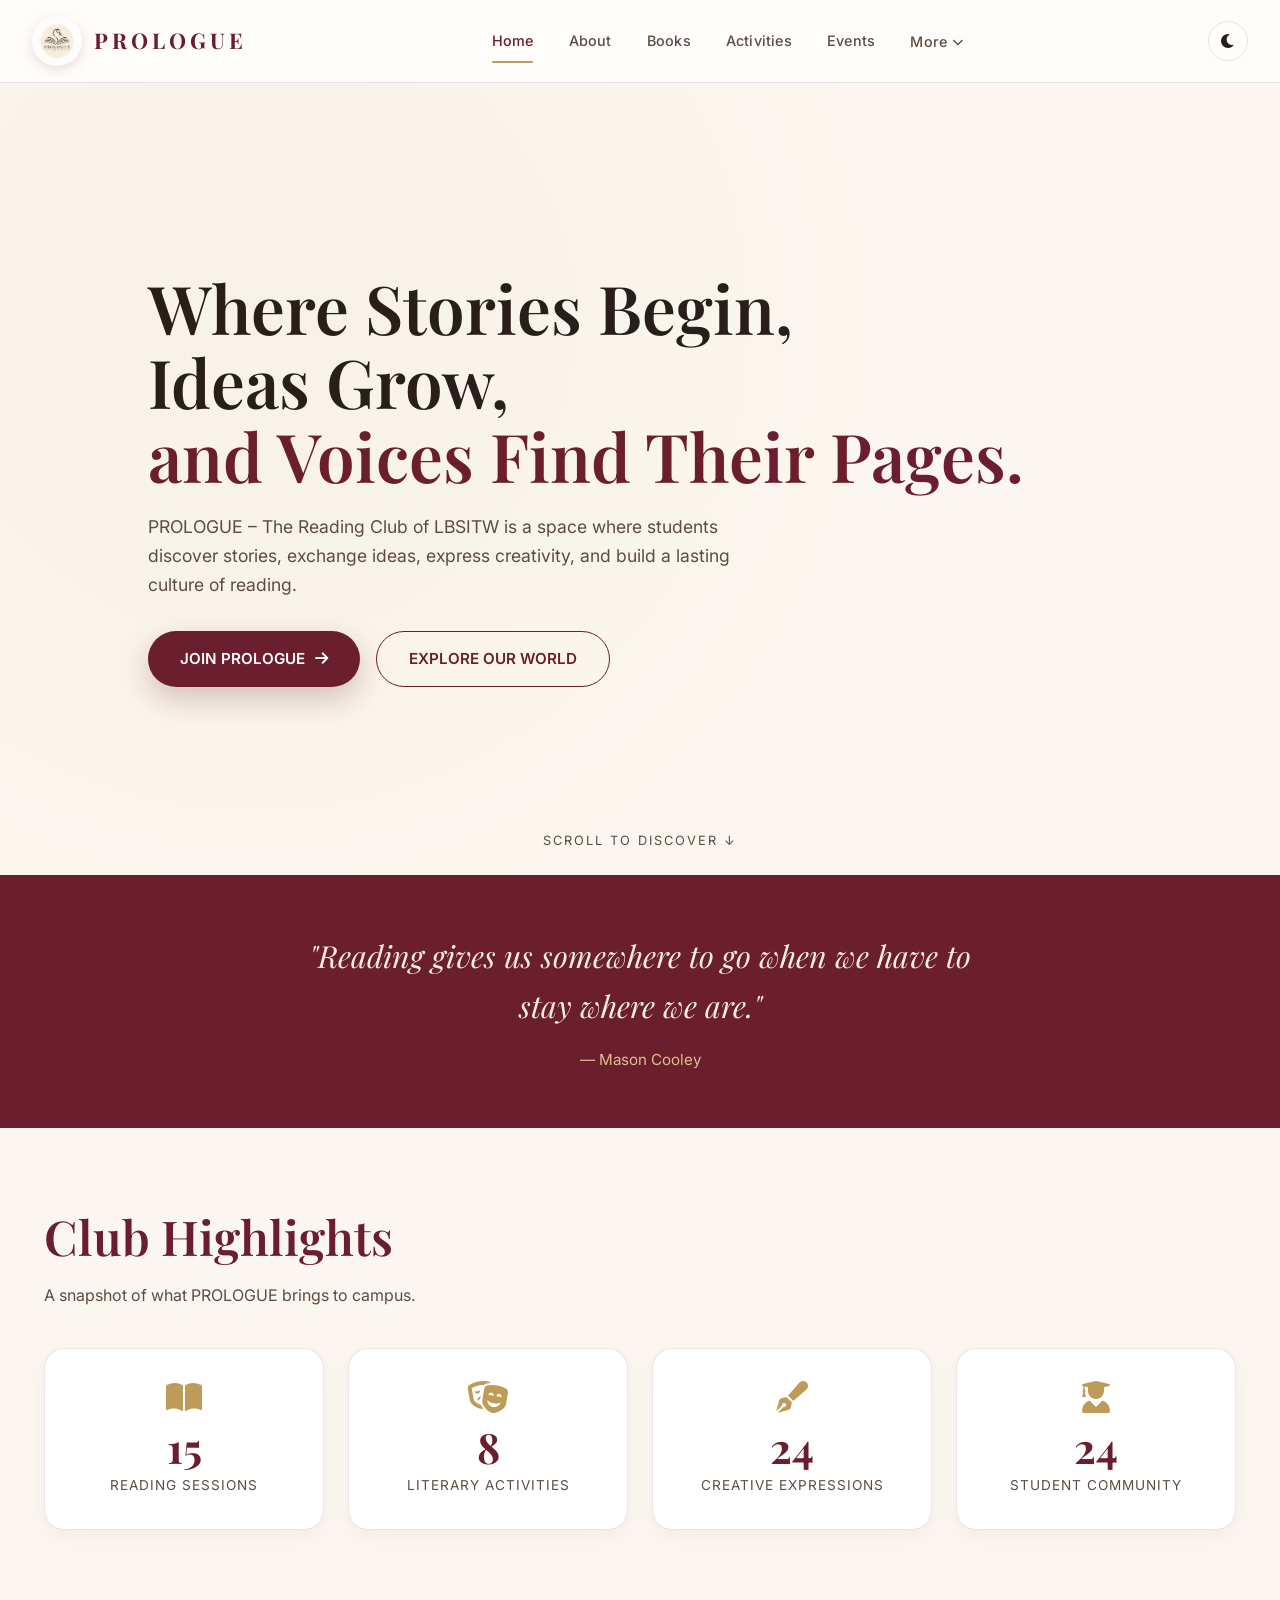
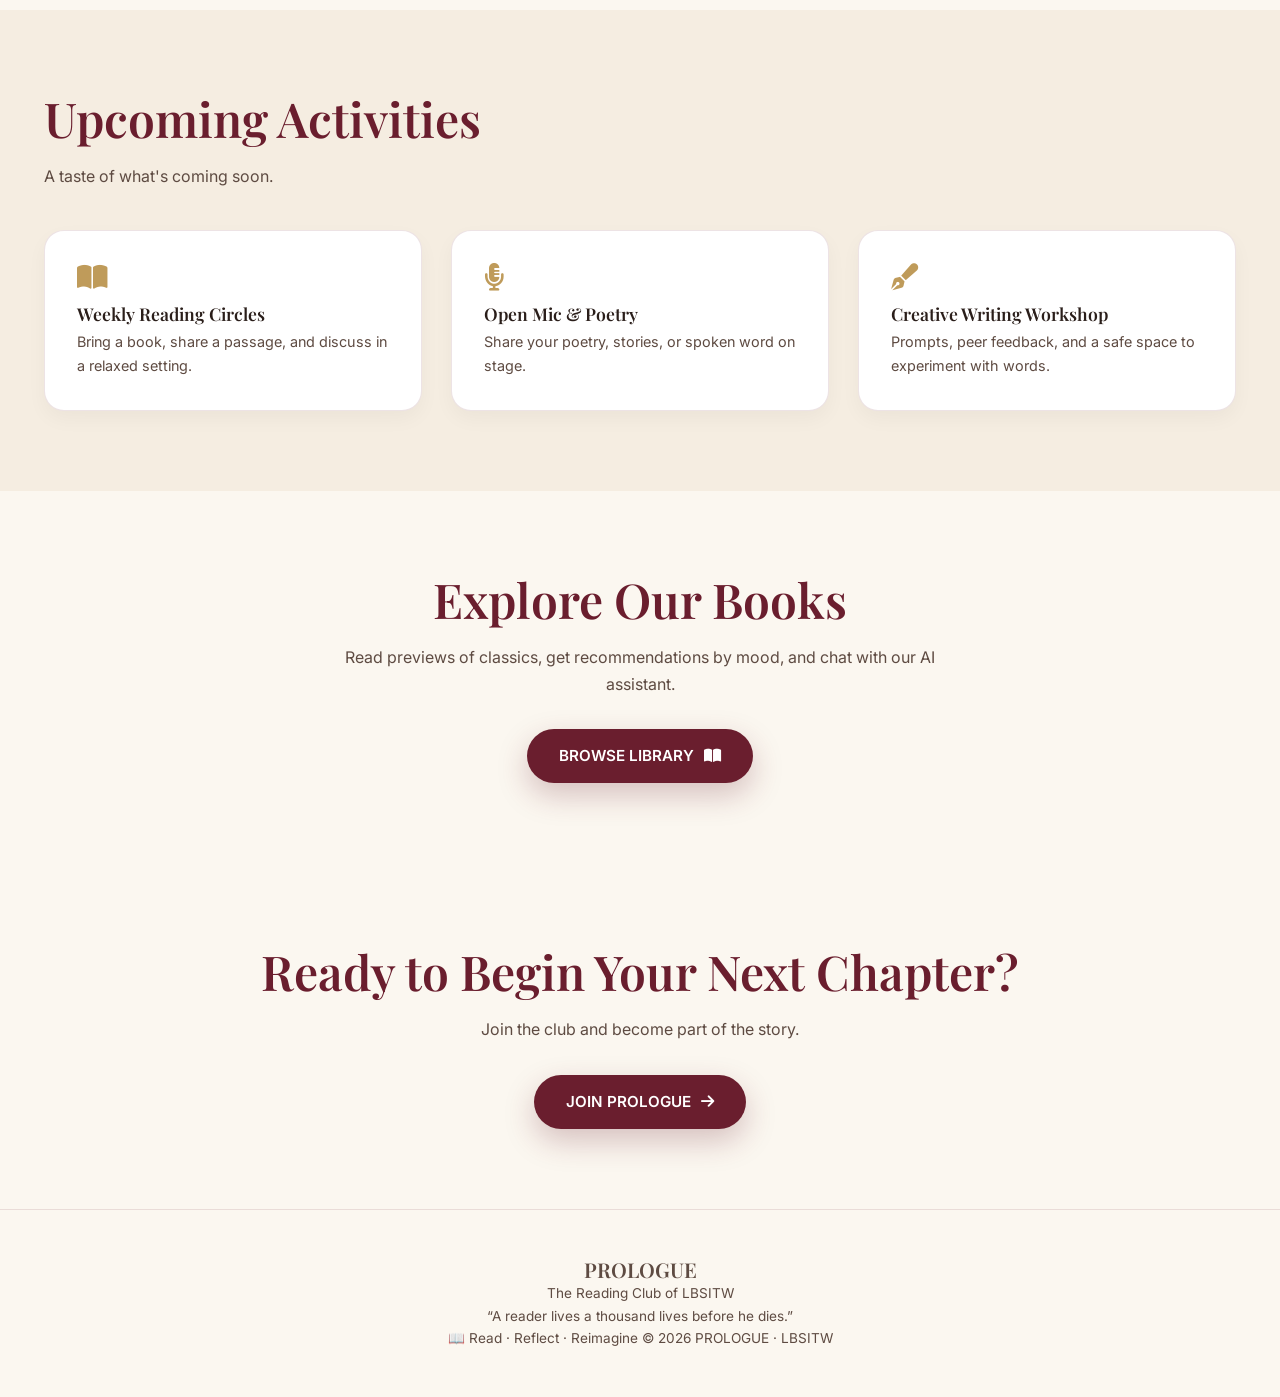
<file: home.html>
<!DOCTYPE html>
<html lang="en">
<head>
<meta charset="UTF-8">
<meta name="viewport" content="width=device-width, initial-scale=1.0">
<title>PROLOGUE · Home</title>
<link rel="preconnect" href="https://fonts.googleapis.com">
<link href="https://fonts.googleapis.com/css2?family=Playfair+Display:ital,wght@0,400;0,600;0,700;1,400&family=Inter:wght@300;400;500;600&display=swap" rel="stylesheet">
<link rel="stylesheet" href="https://cdnjs.cloudflare.com/ajax/libs/font-awesome/6.0.0-beta3/css/all.min.css">
<link rel="stylesheet" href="css/style.css">
<style>
  .hero {
    min-height: 88vh; display: flex; align-items: center;
    position: relative; overflow: hidden; padding: 3rem 0;
    background: radial-gradient(circle at 20% 30%, rgba(191,155,90,0.06), transparent 60%);
  }
  .hero h1 { font-size: clamp(2.2rem, 6.5vw, 4.2rem); line-height: 1.1; margin-bottom: 1.2rem; }
  .hero h1 span { color: var(--wine); }
  body.dark .hero h1 span { color: var(--gold-light); }
  .hero p { font-size: 1.1rem; color: var(--text-secondary); max-width: 600px; margin-bottom: 2rem; }
  .btn-group { display: flex; gap: 1rem; flex-wrap: wrap; }
  .stat-card { text-align: center; }
  .stat-card i { font-size: 2rem; color: var(--gold); margin-bottom: 0.8rem; }
  .stat-number { font-family: var(--font-serif); font-size: 2.6rem; font-weight: 700; color: var(--wine); line-height: 1; }
  body.dark .stat-number { color: var(--gold-light); }
  .stat-label { font-size: 0.85rem; text-transform: uppercase; letter-spacing: 1px; color: var(--text-secondary); margin-top: 0.4rem; }
  .scroll-cue {
    position: absolute; bottom: 1.5rem; left: 50%; transform: translateX(-50%);
    font-size: 0.8rem; letter-spacing: 2px; color: var(--text-secondary);
    animation: bounce 2s infinite;
  }
  @keyframes bounce { 0%,100% { transform: translateX(-50%) translateY(0); } 50% { transform: translateX(-50%) translateY(-8px); } }
  .quote-strip { background: var(--wine); color: #f5ede1; padding: 3.5rem 0; text-align: center; }
  .quote-strip p { font-family: var(--font-serif); font-size: clamp(1.3rem, 3.5vw, 1.9rem); font-style: italic; max-width: 720px; margin: 0 auto; }
  .quote-strip cite { display: block; margin-top: 1rem; color: var(--gold-light); font-size: 0.95rem; font-style: normal; }
  .benefit-card i { font-size: 1.7rem; color: var(--gold); margin-bottom: 0.8rem; }
  .benefit-card h3 { font-size: 1.1rem; margin-bottom: 0.4rem; }
  .benefit-card p { font-size: 0.9rem; color: var(--text-secondary); }
</style>
</head>
<body>
  <div id="nav-placeholder"></div>

  <section class="hero">
    <div class="container">
      <h1 class="reveal">Where Stories Begin,<br>Ideas Grow,<br><span>and Voices Find Their Pages.</span></h1>
      <p class="reveal">PROLOGUE – The Reading Club of LBSITW is a space where students discover stories, exchange ideas, express creativity, and build a lasting culture of reading.</p>
      <div class="btn-group reveal">
        <a href="membership.html" class="btn btn-primary">JOIN PROLOGUE <i class="fas fa-arrow-right"></i></a>
        <a href="about.html" class="btn btn-outline">EXPLORE OUR WORLD</a>
      </div>
    </div>
    <div class="scroll-cue">SCROLL TO DISCOVER ↓</div>
  </section>

  <section class="quote-strip">
    <div class="container">
      <p class="reveal">"Reading gives us somewhere to go when we have to stay where we are."</p>
      <cite>— Mason Cooley</cite>
    </div>
  </section>

  <section class="section">
    <div class="container">
      <h2 class="section-title reveal">Club Highlights</h2>
      <p class="section-subtitle reveal">A snapshot of what PROLOGUE brings to campus.</p>
      <div class="grid-4">
        <div class="card stat-card reveal"><i class="fas fa-book-open"></i><div class="stat-number" data-count="15">0</div><div class="stat-label">Reading Sessions</div></div>
        <div class="card stat-card reveal"><i class="fas fa-theater-masks"></i><div class="stat-number" data-count="8">0</div><div class="stat-label">Literary Activities</div></div>
        <div class="card stat-card reveal"><i class="fas fa-pen-fancy"></i><div class="stat-number" data-count="24">0</div><div class="stat-label">Creative Expressions</div></div>
        <div class="card stat-card reveal"><i class="fas fa-user-graduate"></i><div class="stat-number" data-count="60">0</div><div class="stat-label">Student Community</div></div>
      </div>
    </div>
  </section>

  <section class="section section-alt">
    <div class="container">
      <h2 class="section-title reveal">Upcoming Activities</h2>
      <p class="section-subtitle reveal">A taste of what's coming soon.</p>
      <div class="grid-3">
        <div class="card benefit-card reveal"><i class="fas fa-book-open"></i><h3>Weekly Reading Circles</h3><p>Bring a book, share a passage, and discuss in a relaxed setting.</p></div>
        <div class="card benefit-card reveal"><i class="fas fa-microphone-alt"></i><h3>Open Mic & Poetry</h3><p>Share your poetry, stories, or spoken word on stage.</p></div>
        <div class="card benefit-card reveal"><i class="fas fa-pen-fancy"></i><h3>Creative Writing Workshop</h3><p>Prompts, peer feedback, and a safe space to experiment with words.</p></div>
      </div>
    </div>
  </section>

    <section class="section">
    <div class="container" style="text-align:center;">
      <h2 class="section-title reveal">Explore Our Books</h2>
      <p class="section-subtitle reveal" style="margin:0 auto 2rem;">
        Read previews of classics, get recommendations by mood, and chat with our AI assistant.
      </p>
      <a href="books.html" class="btn btn-primary reveal">
        BROWSE LIBRARY <i class="fas fa-book-open"></i>
      </a>
    </div>
  </section>

  <section class="section" style="text-align:center;">
    <div class="container">
      <h2 class="section-title reveal">Ready to Begin Your Next Chapter?</h2>
      <p class="section-subtitle reveal" style="margin: 0 auto 2rem;">Join the club and become part of the story.</p>
      <a href="membership.html" class="btn btn-primary reveal">JOIN PROLOGUE <i class="fas fa-arrow-right"></i></a>
    </div>
  </section>

 <footer class="footer">
  <div class="container">

    <div class="footer-content">
      <div class="footer-brand">
        <h2>PROLOGUE</h2>
        <p>The Reading Club of LBSITW</p>
      </div>

      <div class="footer-line"></div>

      <p class="footer-quote">
        “A reader lives a thousand lives before he dies.”
      </p>

      <div class="footer-bottom">
        <span>📖 Read · Reflect · Reimagine</span>
        <span>© 2026 PROLOGUE · LBSITW</span>
      </div>
    </div>

  </div>
</footer>

  <script src="js/main.js"></script>
</body>
</html>
</file>
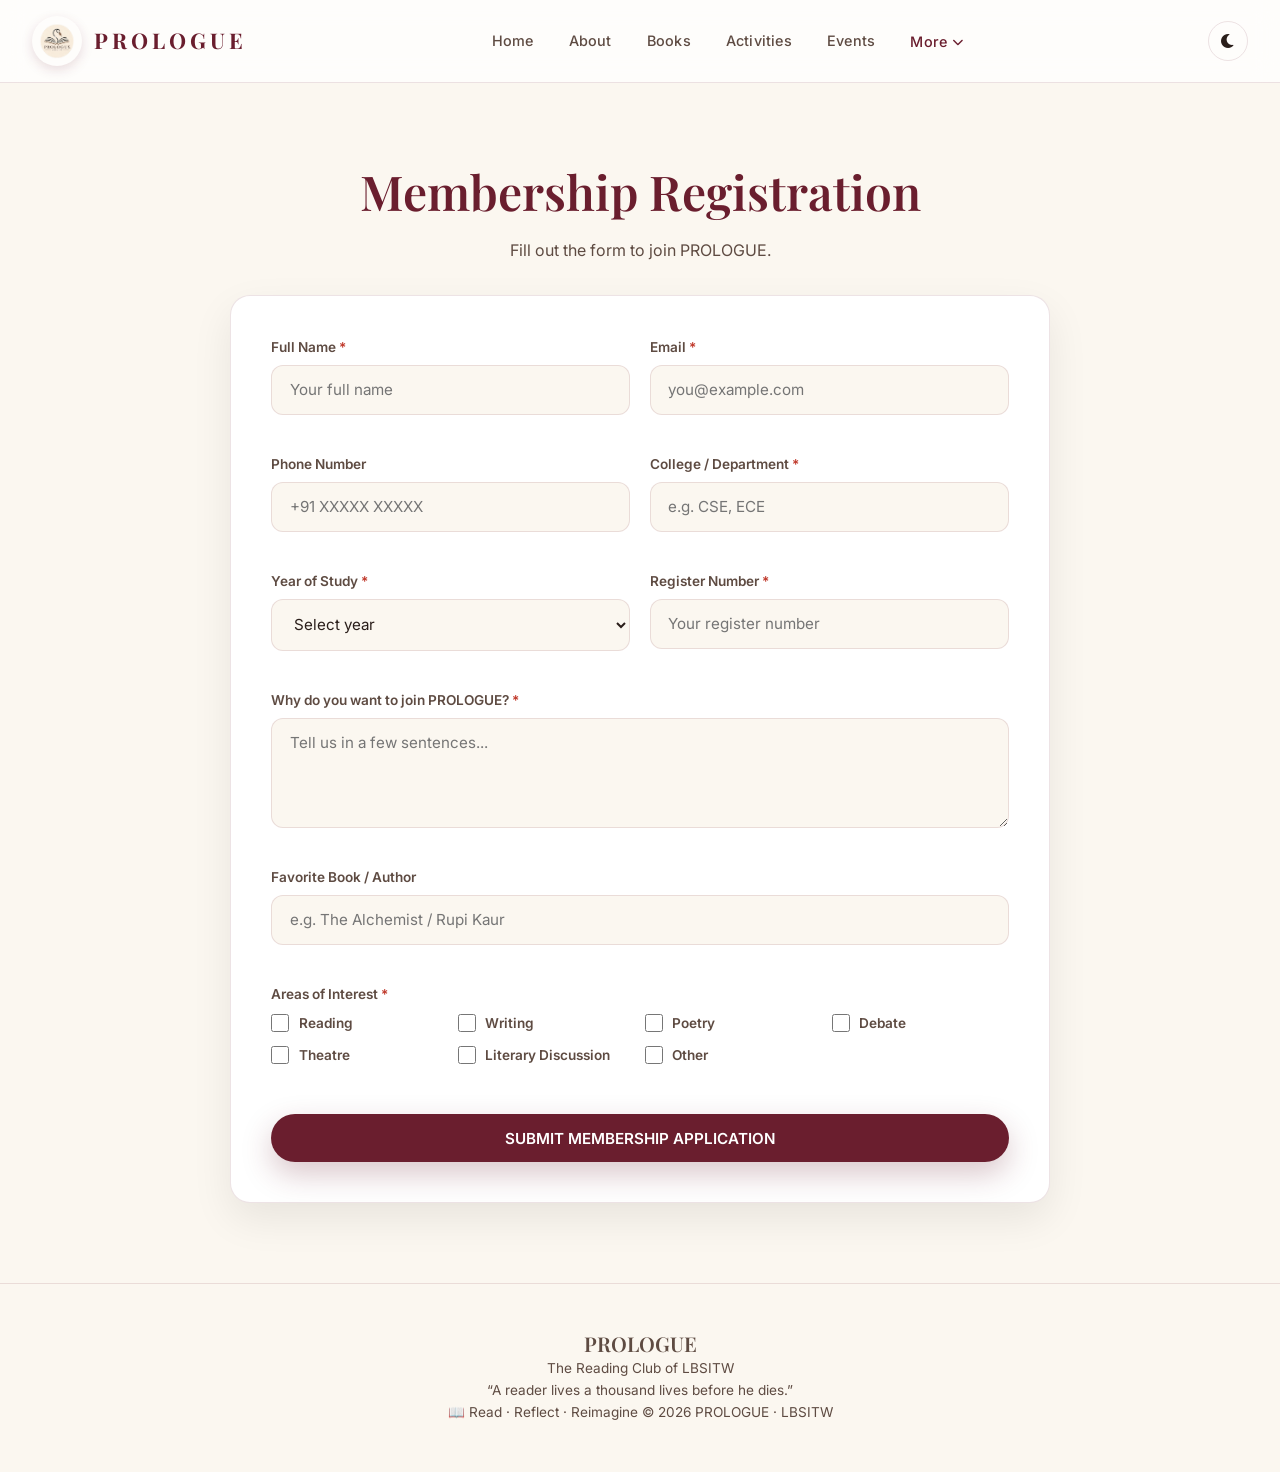
<file: membership.html>
<!DOCTYPE html>
<html lang="en">
<head>
  <meta charset="UTF-8">
  <meta name="viewport" content="width=device-width, initial-scale=1.0">
  <title>PROLOGUE · Membership</title>
  <link rel="preconnect" href="https://fonts.googleapis.com">
  <link href="https://fonts.googleapis.com/css2?family=Playfair+Display:ital,wght@0,400;0,600;0,700;1,400&family=Inter:wght@300;400;500;600&display=swap" rel="stylesheet">
  <link rel="stylesheet" href="https://cdnjs.cloudflare.com/ajax/libs/font-awesome/6.0.0-beta3/css/all.min.css">
  <link rel="stylesheet" href="css/style.css">
  <style>
    .form-card {
      background: var(--bg-elev); border-radius: var(--radius);
      padding: 2.5rem; box-shadow: var(--shadow-md);
      border: 1px solid var(--border-light); max-width: 820px; margin: 0 auto;
    }
    .form-grid { display: grid; grid-template-columns: 1fr 1fr; gap: 1.2rem; }
    .form-group.full { grid-column: 1 / -1; }
    .success-card { text-align: center; padding: 2.5rem 1.5rem; display: none; }
    .success-card i { font-size: 3.5rem; color: var(--gold); margin-bottom: 1.2rem; }
    .success-card h3 { font-size: 1.8rem; color: var(--wine); margin-bottom: 0.6rem; }
    body.dark .success-card h3 { color: var(--gold-light); }
    .app-id {
      font-family: monospace; font-size: 1.3rem; background: var(--cream);
      padding: 0.6rem 1.4rem; border-radius: 40px; display: inline-block;
      margin: 1rem 0; letter-spacing: 2px; color: var(--wine); font-weight: 700;
    }
    @media (max-width: 640px) { .form-grid { grid-template-columns: 1fr; } .form-card { padding: 1.6rem; } }
  </style>
</head>
<body>
  <div id="nav-placeholder"></div>

  <section class="section">
    <div class="container">
      <h2 class="section-title reveal" style="text-align:center;">Membership Registration</h2>
      <p class="section-subtitle reveal" style="text-align:center;margin:0 auto 2rem;">Fill out the form to join PROLOGUE.</p>

      <div class="form-card reveal">
        <form id="membershipForm" novalidate>
          <div class="form-grid">
            <div class="form-group">
              <label for="fullName">Full Name <span class="req">*</span></label>
              <input type="text" id="fullName" placeholder="Your full name" minlength="3" required>
              <span class="error-msg" id="nameError">Please enter at least 3 characters.</span>
            </div>
            <div class="form-group">
              <label for="email">Email <span class="req">*</span></label>
              <input type="email" id="email" placeholder="you@example.com" required>
              <span class="error-msg" id="emailError">Please enter a valid email.</span>
            </div>
            <div class="form-group">
              <label for="phone">Phone Number</label>
              <input type="tel" id="phone" placeholder="+91 XXXXX XXXXX">
              <span class="error-msg" id="phoneError">Please enter a valid phone number.</span>
            </div>
            <div class="form-group">
              <label for="department">College / Department <span class="req">*</span></label>
              <input type="text" id="department" placeholder="e.g. CSE, ECE" required>
              <span class="error-msg" id="deptError">Department is required.</span>
            </div>
            <div class="form-group">
              <label for="year">Year of Study <span class="req">*</span></label>
              <select id="year" required>
                <option value="">Select year</option>
                <option value="1">First Year</option>
                <option value="2">Second Year</option>
                <option value="3">Third Year</option>
                <option value="4">Fourth Year</option>
              </select>
              <span class="error-msg" id="yearError">Please select your year.</span>
            </div>
            <div class="form-group">
              <label for="regNo">Register Number <span class="req">*</span></label>
              <input type="text" id="regNo" placeholder="Your register number" required>
              <span class="error-msg" id="regError">Register number is required.</span>
            </div>
            <div class="form-group full">
              <label for="motivation">Why do you want to join PROLOGUE? <span class="req">*</span></label>
              <textarea id="motivation" placeholder="Tell us in a few sentences..." minlength="20" required></textarea>
              <span class="error-msg" id="motivationError">Please write at least 20 characters.</span>
            </div>
            <div class="form-group full">
              <label for="favBook">Favorite Book / Author</label>
              <input type="text" id="favBook" placeholder="e.g. The Alchemist / Rupi Kaur">
            </div>
            <div class="form-group full">
              <label>Areas of Interest <span class="req">*</span></label>
              <div class="checkbox-grid">
                <label class="checkbox-item"><input type="checkbox" name="interest" value="Reading"> Reading</label>
                <label class="checkbox-item"><input type="checkbox" name="interest" value="Writing"> Writing</label>
                <label class="checkbox-item"><input type="checkbox" name="interest" value="Poetry"> Poetry</label>
                <label class="checkbox-item"><input type="checkbox" name="interest" value="Debate"> Debate</label>
                <label class="checkbox-item"><input type="checkbox" name="interest" value="Theatre"> Theatre</label>
                <label class="checkbox-item"><input type="checkbox" name="interest" value="Literary Discussion"> Literary Discussion</label>
                <label class="checkbox-item"><input type="checkbox" name="interest" value="Other"> Other</label>
              </div>
              <span class="error-msg" id="interestError">Please select at least one interest.</span>
            </div>
          </div>
          <button type="submit" class="btn btn-primary" style="margin-top:1.8rem;width:100%;justify-content:center;">SUBMIT MEMBERSHIP APPLICATION</button>
        </form>
        <div class="form-status" id="formStatus"></div>

        <div class="success-card" id="successCard">
          <i class="fas fa-check-circle"></i>
          <h3>Welcome to the beginning of your next chapter.</h3>
          <p style="color:var(--text-secondary);">Your PROLOGUE membership application has been recorded.</p>
          <div class="app-id" id="appId"></div>
          <p style="font-size:0.85rem;color:var(--text-secondary);">This is a frontend demonstration. Real applications would require backend/database integration.</p>
          <button class="btn btn-outline" id="newAppBtn" style="margin-top:1.2rem;">Submit Another Application</button>
        </div>
      </div>
    </div>
  </section>

<footer class="footer">
  <div class="container">

    <div class="footer-content">
      <div class="footer-brand">
        <h2>PROLOGUE</h2>
        <p>The Reading Club of LBSITW</p>
      </div>

      <div class="footer-line"></div>

      <p class="footer-quote">
        “A reader lives a thousand lives before he dies.”
      </p>

      <div class="footer-bottom">
        <span>📖 Read · Reflect · Reimagine</span>
        <span>© 2026 PROLOGUE · LBSITW</span>
      </div>
    </div>

  </div>
</footer>

  <script src="js/main.js"></script>
  <script src="js/membership.js"></script>
</body>
</html>
</file>
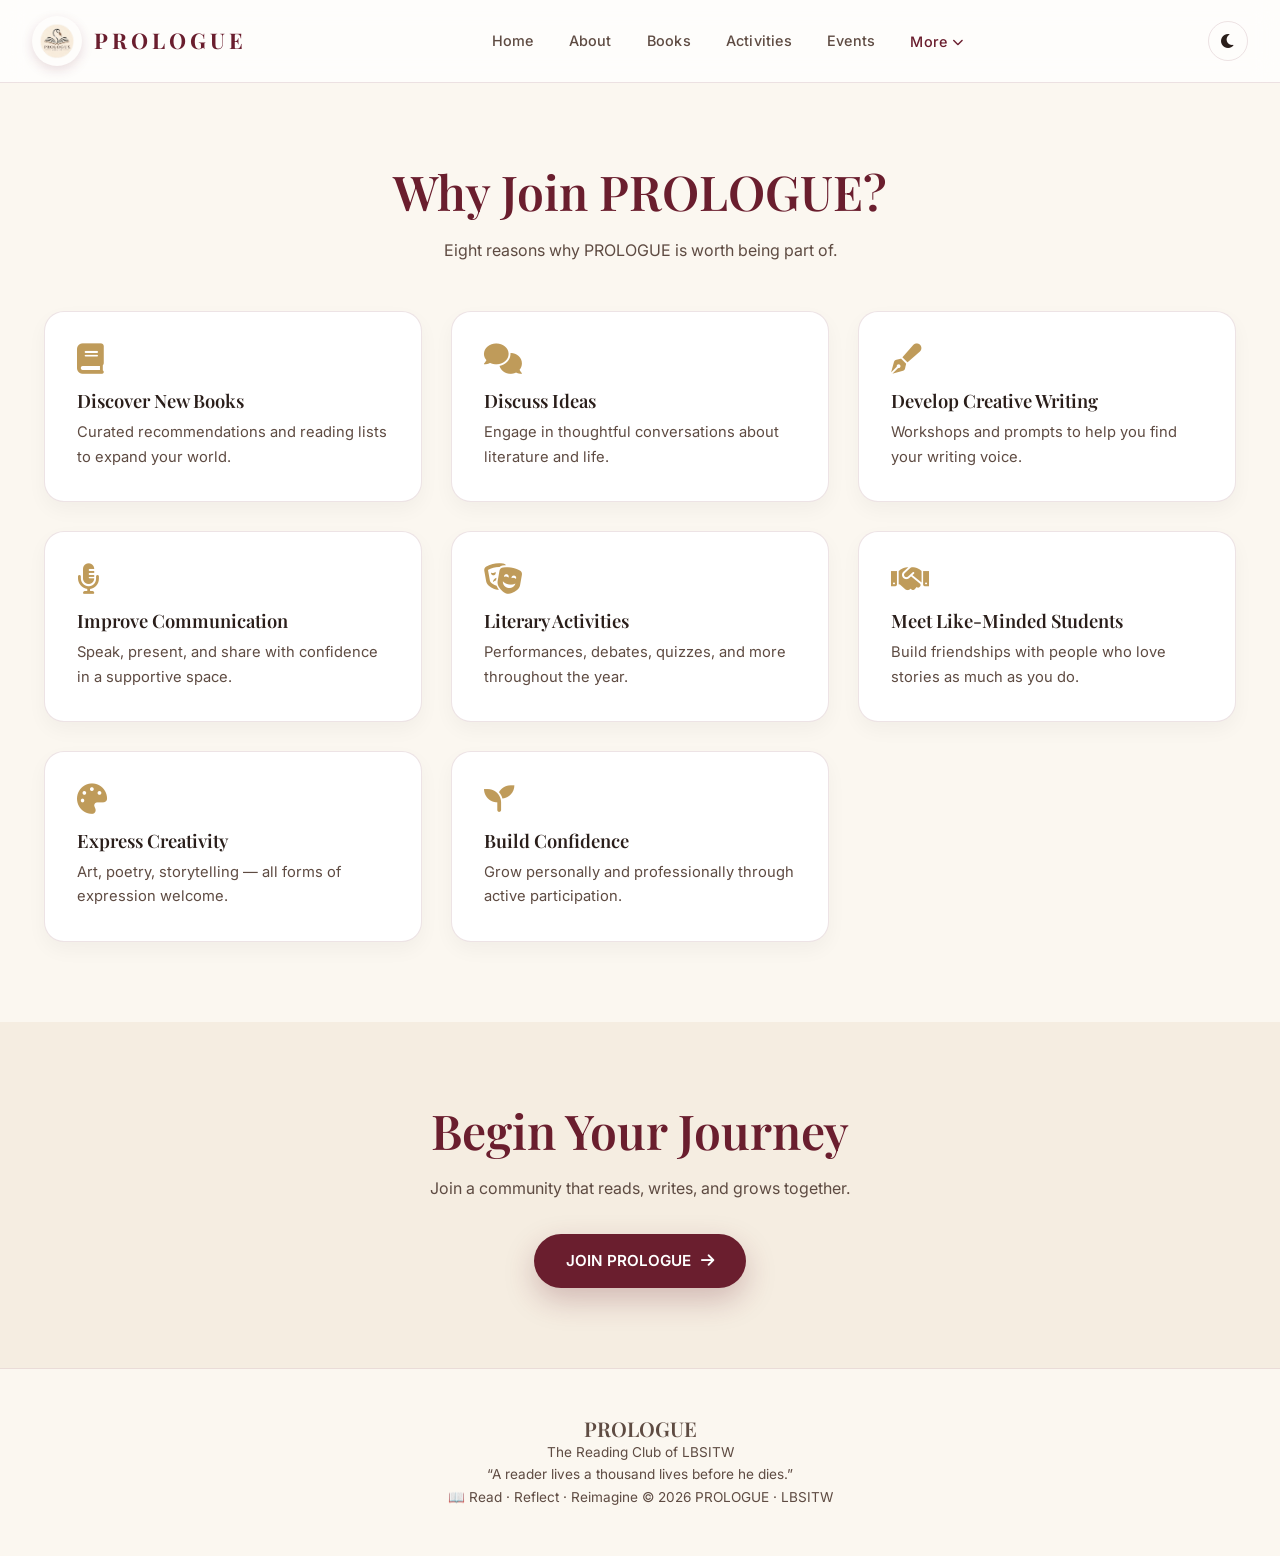
<file: why-join.html>
<!DOCTYPE html>
<html lang="en">
<head>
<meta charset="UTF-8">
<meta name="viewport" content="width=device-width, initial-scale=1.0">
<title>PROLOGUE · Why Join</title>
<link rel="preconnect" href="https://fonts.googleapis.com">
<link href="https://fonts.googleapis.com/css2?family=Playfair+Display:ital,wght@0,400;0,600;0,700;1,400&family=Inter:wght@300;400;500;600&display=swap" rel="stylesheet">
<link rel="stylesheet" href="https://cdnjs.cloudflare.com/ajax/libs/font-awesome/6.0.0-beta3/css/all.min.css">
<link rel="stylesheet" href="css/style.css">
<style>
  .benefit-card { text-align: left; }
  .benefit-card i { font-size: 1.9rem; color: var(--gold); margin-bottom: 1rem; display: block; transition: transform 0.3s; }
  .benefit-card:hover i { transform: scale(1.12) rotate(-6deg); }
  .benefit-card h3 { font-size: 1.15rem; margin-bottom: 0.5rem; color: var(--text-primary); }
  .benefit-card p { font-size: 0.92rem; color: var(--text-secondary); }
</style>
</head>
<body>
  <div id="nav-placeholder"></div>

  <section class="section" style="padding-top:5rem;">
    <div class="container">
      <div style="text-align:center; max-width:720px; margin:0 auto 3rem;">
        <h1 class="section-title reveal" style="text-align:center;">Why Join PROLOGUE?</h1>
        <p class="section-subtitle reveal" style="margin:0 auto;">Eight reasons why PROLOGUE is worth being part of.</p>
      </div>

      <div class="grid-3">
        <div class="card benefit-card reveal"><i class="fas fa-book"></i><h3>Discover New Books</h3><p>Curated recommendations and reading lists to expand your world.</p></div>
        <div class="card benefit-card reveal"><i class="fas fa-comments"></i><h3>Discuss Ideas</h3><p>Engage in thoughtful conversations about literature and life.</p></div>
        <div class="card benefit-card reveal"><i class="fas fa-pen-fancy"></i><h3>Develop Creative Writing</h3><p>Workshops and prompts to help you find your writing voice.</p></div>
        <div class="card benefit-card reveal"><i class="fas fa-microphone-alt"></i><h3>Improve Communication</h3><p>Speak, present, and share with confidence in a supportive space.</p></div>
        <div class="card benefit-card reveal"><i class="fas fa-theater-masks"></i><h3>Literary Activities</h3><p>Performances, debates, quizzes, and more throughout the year.</p></div>
        <div class="card benefit-card reveal"><i class="fas fa-handshake"></i><h3>Meet Like-Minded Students</h3><p>Build friendships with people who love stories as much as you do.</p></div>
        <div class="card benefit-card reveal"><i class="fas fa-palette"></i><h3>Express Creativity</h3><p>Art, poetry, storytelling — all forms of expression welcome.</p></div>
        <div class="card benefit-card reveal"><i class="fas fa-seedling"></i><h3>Build Confidence</h3><p>Grow personally and professionally through active participation.</p></div>
      </div>
    </div>
  </section>

  <section class="section section-alt" style="text-align:center;">
    <div class="container">
      <h2 class="section-title reveal">Begin Your Journey</h2>
      <p class="section-subtitle reveal" style="margin:0 auto 2rem;">Join a community that reads, writes, and grows together.</p>
      <a href="membership.html" class="btn btn-primary reveal">JOIN PROLOGUE <i class="fas fa-arrow-right"></i></a>
    </div>
  </section>

<footer class="footer">
  <div class="container">

    <div class="footer-content">
      <div class="footer-brand">
        <h2>PROLOGUE</h2>
        <p>The Reading Club of LBSITW</p>
      </div>

      <div class="footer-line"></div>

      <p class="footer-quote">
        “A reader lives a thousand lives before he dies.”
      </p>

      <div class="footer-bottom">
        <span>📖 Read · Reflect · Reimagine</span>
        <span>© 2026 PROLOGUE · LBSITW</span>
      </div>
    </div>

  </div>
</footer>

  <script src="js/main.js"></script>
</body>
</html>
</file>
<file: css/style.css>
/* ========== PROLOGUE – Global Styles ========== */
* { margin: 0; padding: 0; box-sizing: border-box; }

:root {
  --bg: #fbf7f0;
  --bg-elev: #ffffff;
  --text-primary: #2a1e1a;
  --text-secondary: #5e4b42;
  --wine: #6a1e2e;
  --wine-light: #8f2f42;
  --gold: #bf9b5a;
  --gold-light: #ddc08b;
  --cream: #f5ede1;
  --border-light: rgba(106, 30, 46, 0.12);
  --shadow-sm: 0 8px 20px rgba(0, 0, 0, 0.04);
  --shadow-md: 0 16px 40px rgba(0, 0, 0, 0.08);
  --glass-bg: rgba(255, 255, 255, 0.75);
  --radius: 20px;
  --font-serif: 'Playfair Display', serif;
  --font-sans: 'Inter', sans-serif;
  --transition: 0.3s cubic-bezier(0.2, 0.9, 0.4, 1);
}

body.dark {
  --bg: #1a1412;
  --bg-elev: #2a201c;
  --text-primary: #f0e7df;
  --text-secondary: #cbb9af;
  --wine: #9e3b4f;
  --wine-light: #b85c6e;
  --gold: #d9b87c;
  --gold-light: #ebd6a8;
  --cream: #2f2522;
  --border-light: rgba(255, 255, 255, 0.08);
  --glass-bg: rgba(42, 32, 28, 0.8);
}

html { scroll-behavior: smooth; }

body {
  background: var(--bg);
  color: var(--text-primary);
  font-family: var(--font-sans);
  line-height: 1.65;
  transition: background 0.3s, color 0.3s;
  overflow-x: hidden;
}

h1, h2, h3, h4 { font-family: var(--font-serif); font-weight: 600; line-height: 1.2; }
a { color: inherit; text-decoration: none; }
img { max-width: 100%; display: block; }

.container { max-width: 1240px; margin: 0 auto; padding: 0 1.5rem; }

/* ========== NAVBAR ========== */
.navbar {
  position: sticky; top: 0; z-index: 1000;
  background: var(--glass-bg);
  backdrop-filter: blur(14px); -webkit-backdrop-filter: blur(14px);
  border-bottom: 1px solid var(--border-light);
  padding: 0.9rem 1.5rem;
  display: flex; align-items: center; justify-content: space-between;
}
.navbar .logo {
  font-family: var(--font-serif); font-weight: 700; font-size: 1.45rem;
  letter-spacing: 4px; color: var(--wine);
}
body.dark .navbar .logo { color: var(--gold-light); }
.nav-links { display: flex; gap: 1.8rem; align-items: center; }
.nav-links a {
  font-size: 0.9rem; font-weight: 500; color: var(--text-secondary);
  transition: var(--transition); position: relative;
}
.nav-links a:hover, .nav-links a.active { color: var(--wine); }
body.dark .nav-links a:hover, body.dark .nav-links a.active { color: var(--gold-light); }
.nav-links a.active::after {
  content: ''; position: absolute; bottom: -6px; left: 0; width: 100%;
  height: 2px; background: var(--gold);
}
.nav-actions { display: flex; align-items: center; gap: 0.8rem; }
.icon-btn {
  background: transparent; border: 1px solid var(--border-light);
  width: 40px; height: 40px; border-radius: 50%;
  display: flex; align-items: center; justify-content: center;
  color: var(--text-primary); cursor: pointer; transition: var(--transition);
  font-size: 1rem;
}
.icon-btn:hover { background: var(--wine); color: #fff; border-color: var(--wine); }
.hamburger { display: none; background: none; border: none; font-size: 1.5rem; color: var(--text-primary); cursor: pointer; }

/* ========== BUTTONS ========== */
.btn {
  display: inline-flex; align-items: center; gap: 0.6rem;
  padding: 0.9rem 2rem; border-radius: 40px;
  font-weight: 600; font-size: 0.95rem; cursor: pointer;
  border: none; transition: var(--transition); font-family: var(--font-sans);
}
.btn-primary { background: var(--wine); color: #fff; box-shadow: 0 12px 30px rgba(106,30,46,0.25); }
.btn-primary:hover { background: var(--wine-light); transform: translateY(-3px); box-shadow: 0 20px 40px rgba(106,30,46,0.35); }
.btn-outline { background: transparent; border: 1.5px solid var(--wine); color: var(--wine); }
.btn-outline:hover { background: var(--wine); color: #fff; transform: translateY(-3px); }
.btn-gold { background: var(--gold); color: #1e1613; }
.btn-gold:hover { background: var(--gold-light); transform: translateY(-3px); }

/* ========== SECTIONS ========== */
.section { padding: 5rem 0; }
.section-alt { background: var(--cream); }
body.dark .section-alt { background: #231d1a; }
.section-title {
  font-size: clamp(2rem, 5vw, 3rem); color: var(--wine); margin-bottom: 1rem;
}
body.dark .section-title { color: var(--gold-light); }
.section-subtitle { color: var(--text-secondary); max-width: 620px; margin-bottom: 2.5rem; }

/* ========== CARDS ========== */
.card {
  background: var(--bg-elev); border: 1px solid var(--border-light);
  border-radius: var(--radius); padding: 2rem;
  box-shadow: var(--shadow-sm); transition: var(--transition);
}
.card:hover { transform: translateY(-6px); box-shadow: var(--shadow-md); border-color: var(--gold); }

/* ========== GRIDS ========== */
.grid-2 { display: grid; grid-template-columns: 1fr 1fr; gap: 2rem; }
.grid-3 { display: grid; grid-template-columns: repeat(auto-fit, minmax(280px, 1fr)); gap: 1.8rem; }
.grid-4 { display: grid; grid-template-columns: repeat(auto-fit, minmax(220px, 1fr)); gap: 1.5rem; }

/* ========== FORM ========== */
.form-group { display: flex; flex-direction: column; gap: 0.4rem; margin-bottom: 1.2rem; }
.form-group label { font-size: 0.85rem; font-weight: 600; color: var(--text-secondary); }
.form-group label .req { color: #c0392b; }
.form-group input, .form-group select, .form-group textarea {
  padding: 0.9rem 1.1rem; border-radius: 12px;
  border: 1px solid var(--border-light); background: var(--bg);
  color: var(--text-primary); font-family: var(--font-sans); font-size: 0.95rem;
  transition: var(--transition); width: 100%;
}
.form-group input:focus, .form-group select:focus, .form-group textarea:focus {
  outline: none; border-color: var(--gold);
  box-shadow: 0 0 0 3px rgba(191,155,90,0.15);
}
.form-group textarea { resize: vertical; min-height: 110px; }
.error-msg { font-size: 0.8rem; color: #c0392b; display: none; }
.error-msg.visible { display: block; }
.form-status { margin-top: 1.2rem; padding: 1rem 1.5rem; border-radius: 12px; display: none; }
.form-status.success { background: #e8f5e9; color: #2e7d32; border: 1px solid #a5d6a7; display: block; }
.form-status.error { background: #fdecea; color: #c0392b; border: 1px solid #f5c6cb; display: block; }

.checkbox-grid { display: grid; grid-template-columns: repeat(auto-fit, minmax(150px, 1fr)); gap: 0.6rem; }
.checkbox-item { display: flex; align-items: center; gap: 0.6rem; font-size: 0.9rem; color: var(--text-secondary); cursor: pointer; }
.checkbox-item input { width: 18px; height: 18px; accent-color: var(--wine); }

/* ========== FOOTER ========== */
.footer {
  padding: 3rem 0; text-align: center;
  border-top: 1px solid var(--border-light);
  color: var(--text-secondary); font-size: 0.85rem;
}

/* ========== ANIMATIONS ========== */
.reveal { opacity: 0; transform: translateY(30px); transition: opacity 0.7s ease, transform 0.7s ease; }
.reveal.visible { opacity: 1; transform: translateY(0); }

@keyframes float {
  0%, 100% { transform: translateY(0); }
  50% { transform: translateY(-10px); }
}

/* ========== RESPONSIVE ========== */
@media (max-width: 900px) {
  .grid-2 { grid-template-columns: 1fr; }
}
@media (max-width: 768px) {
  .nav-links {
    display: none; position: absolute; top: 100%; left: 0; right: 0;
    background: var(--bg-elev); flex-direction: column; padding: 1.5rem;
    gap: 1rem; border-bottom: 1px solid var(--border-light);
    box-shadow: var(--shadow-md);
  }
  .nav-links.open { display: flex; }
  .hamburger { display: block; }
  .section { padding: 3.5rem 0; }
}
@media (max-width: 480px) {
  .container { padding: 0 1rem; }
  .card { padding: 1.5rem; }
}

@media (prefers-reduced-motion: reduce) {
  * { animation-duration: 0.01ms !important; transition-duration: 0.01ms !important; }
}
:focus-visible { outline: 2px solid var(--gold); outline-offset: 2px; }

/* ---- Library category filter ---- */
.lib-filter-bar {
  display: flex; flex-wrap: wrap; gap: 0.6rem;
  margin: 0 0 2rem;
}
.lib-filter-btn {
  padding: 0.5rem 1.2rem; border-radius: 40px;
  border: 1px solid var(--border-light); background: var(--bg-elev);
  color: var(--text-secondary); font-size: 0.82rem; cursor: pointer;
  transition: var(--transition); font-family: var(--font-sans);
  font-weight: 500;
}
.lib-filter-btn:hover,
.lib-filter-btn.active {
  background: var(--wine); color: #fff; border-color: var(--wine);
}

.lib-card .preview-tag {
  position: absolute;
  top: 10px;
  right: 10px;
  background: rgba(191,155,90,0.95);
  color: #1e1613;
  font-size: 0.65rem;
  font-weight: 700;
  padding: 0.25rem 0.6rem;
  border-radius: 20px;
  letter-spacing: 0.5px;
  text-transform: uppercase;
  z-index: 2;
}

.lib-meta .pages-count {
  font-size: 0.7rem; color: var(--text-secondary);
  margin-top: 0.3rem; opacity: 0.8;
}

/* ---- Chapter tabs inside reader ---- */
.reader-chapters {
  display: flex; gap: 0.4rem; padding: 0.7rem 1.5rem;
  background: rgba(106,30,46,0.05); overflow-x: auto;
  border-bottom: 1px solid rgba(106,30,46,0.1);
  scrollbar-width: thin;
}
.reader-chapters::-webkit-scrollbar { height: 6px; }
.reader-chapters::-webkit-scrollbar-thumb { background: rgba(106,30,46,0.2); border-radius: 4px; }
.reader-chapter-btn {
  flex-shrink: 0;
  background: transparent; border: 1px solid rgba(106,30,46,0.2);
  color: #6a1e2e; font-size: 0.75rem; font-weight: 600;
  padding: 0.35rem 0.9rem; border-radius: 30px; cursor: pointer;
  transition: var(--transition); white-space: nowrap;
  font-family: 'Inter', sans-serif;
}
.reader-chapter-btn:hover { background: rgba(106,30,46,0.1); }
.reader-chapter-btn.active {
  background: #6a1e2e; color: #fff; border-color: #6a1e2e;
}

/* ---- Continue Reading panel (inside reader) ---- */
.continue-panel {
  margin: 2rem 1rem 1.5rem;
  padding: 2rem 1.8rem;
  background: linear-gradient(135deg, rgba(106,30,46,0.06), rgba(191,155,90,0.08));
  border: 1px dashed rgba(106,30,46,0.3);
  border-radius: 16px;
  text-align: center;
  font-family: 'Inter', sans-serif;
}
.continue-panel .cp-icon {
  font-size: 2.2rem;
  color: #bf9b5a;
  margin-bottom: 0.6rem;
}
.continue-panel h3 {
  font-family: 'Playfair Display', serif;
  font-size: 1.35rem;
  color: #6a1e2e;
  margin-bottom: 0.4rem;
}
.continue-panel p.cp-desc {
  font-size: 0.9rem;
  color: #6b5650;
  max-width: 480px;
  margin: 0 auto 1.4rem;
  line-height: 1.55;
}
.continue-panel .cp-links {
  display: flex;
  flex-wrap: wrap;
  gap: 0.6rem;
  justify-content: center;
}
.cp-link {
  display: inline-flex;
  align-items: center;
  gap: 0.5rem;
  padding: 0.6rem 1.2rem;
  border-radius: 40px;
  background: #fff;
  border: 1px solid rgba(106,30,46,0.2);
  color: #6a1e2e;
  font-size: 0.85rem;
  font-weight: 600;
  text-decoration: none;
  transition: all 0.25s ease;
}
.cp-link:hover {
  background: #6a1e2e;
  color: #fff;
  border-color: #6a1e2e;
  transform: translateY(-2px);
  box-shadow: 0 8px 20px rgba(106,30,46,0.25);
}
.cp-link i { font-size: 0.95rem; }

/* ============================================================
   Continue Reading panel + preview badges
   ============================================================ */

.continue-panel {
  margin: 2rem 1rem 1.5rem;
  padding: 2rem 1.8rem;
  background: linear-gradient(135deg, rgba(106,30,46,0.06), rgba(191,155,90,0.08));
  border: 1px dashed rgba(106,30,46,0.3);
  border-radius: 16px;
  text-align: center;
  font-family: 'Inter', sans-serif;
}
.continue-panel .cp-icon {
  font-size: 2.2rem;
  color: #bf9b5a;
  margin-bottom: 0.6rem;
}
.continue-panel h3 {
  font-family: 'Playfair Display', serif;
  font-size: 1.35rem;
  color: #6a1e2e;
  margin-bottom: 0.4rem;
}
.continue-panel p.cp-desc {
  font-size: 0.9rem;
  color: #6b5650;
  max-width: 480px;
  margin: 0 auto 1.4rem;
  line-height: 1.55;
}
.continue-panel .cp-links {
  display: flex;
  flex-wrap: wrap;
  gap: 0.6rem;
  justify-content: center;
}
.cp-link {
  display: inline-flex;
  align-items: center;
  gap: 0.5rem;
  padding: 0.6rem 1.2rem;
  border-radius: 40px;
  background: #fff;
  border: 1px solid rgba(106,30,46,0.2);
  color: #6a1e2e;
  font-size: 0.85rem;
  font-weight: 600;
  text-decoration: none;
  transition: all 0.25s ease;
}
.cp-link:hover {
  background: #6a1e2e;
  color: #fff;
  border-color: #6a1e2e;
  transform: translateY(-2px);
  box-shadow: 0 8px 20px rgba(106,30,46,0.25);
}
.cp-link i { font-size: 0.95rem; }

.lib-card .preview-tag {
  position: absolute;
  top: 10px;
  right: 10px;
  background: rgba(191,155,90,0.95);
  color: #1e1613;
  font-size: 0.65rem;
  font-weight: 700;
  padding: 0.25rem 0.6rem;
  border-radius: 20px;
  letter-spacing: 0.5px;
  text-transform: uppercase;
  z-index: 2;
}

.reader-chapters {
  display: flex; gap: 0.4rem; padding: 0.7rem 1.5rem;
  background: rgba(106,30,46,0.05); overflow-x: auto;
  border-bottom: 1px solid rgba(106,30,46,0.1);
  scrollbar-width: thin;
}
.reader-chapters::-webkit-scrollbar { height: 6px; }
.reader-chapters::-webkit-scrollbar-thumb { background: rgba(106,30,46,0.2); border-radius: 4px; }
.reader-chapter-btn {
  flex-shrink: 0;
  background: transparent; border: 1px solid rgba(106,30,46,0.2);
  color: #6a1e2e; font-size: 0.75rem; font-weight: 600;
  padding: 0.35rem 0.9rem; border-radius: 30px; cursor: pointer;
  transition: all 0.25s ease; white-space: nowrap;
  font-family: 'Inter', sans-serif;
}
.reader-chapter-btn:hover { background: rgba(106,30,46,0.1); }
.reader-chapter-btn.active {
  background: #6a1e2e; color: #fff; border-color: #6a1e2e;
}

.lib-filter-bar {
  display: flex; flex-wrap: wrap; gap: 0.6rem;
  margin: 0 0 2rem;
}
.lib-filter-btn {
  padding: 0.5rem 1.2rem; border-radius: 40px;
  border: 1px solid var(--border-light); background: var(--bg-elev);
  color: var(--text-secondary); font-size: 0.82rem; cursor: pointer;
  transition: all 0.25s ease; font-family: 'Inter', sans-serif;
  font-weight: 500;
}
.lib-filter-btn:hover,
.lib-filter-btn.active {
  background: var(--wine); color: #fff; border-color: var(--wine);
}

.library-grid {
  display: grid; grid-template-columns: repeat(auto-fill, minmax(180px, 1fr));
  gap: 1.8rem;
}
.lib-card {
  background: var(--bg-elev); border: 1px solid var(--border-light);
  border-radius: 16px; overflow: hidden; cursor: pointer;
  transition: all 0.25s ease; box-shadow: var(--shadow-sm);
  display: flex; flex-direction: column;
}
.lib-card:hover { transform: translateY(-8px); box-shadow: var(--shadow-md); border-color: var(--gold); }
.lib-cover-wrap { position: relative; aspect-ratio: 2/3; overflow: hidden; background: #ddd; }
.lib-cover-wrap img { width: 100%; height: 100%; object-fit: cover; transition: transform 0.5s; }
.lib-card:hover .lib-cover-wrap img { transform: scale(1.06); }
.lib-overlay {
  position: absolute; inset: 0;
  background: linear-gradient(transparent 40%, rgba(0,0,0,0.75));
  opacity: 0; transition: all 0.25s ease;
  display: flex; align-items: flex-end; justify-content: center; padding: 1rem;
}
.lib-card:hover .lib-overlay { opacity: 1; }
.lib-overlay span {
  color: #fff; font-weight: 600; font-size: 0.85rem; letter-spacing: 1px;
  padding: 0.5rem 1rem; border: 1.5px solid #fff; border-radius: 40px;
}
.lib-meta { padding: 1rem 1.1rem 1.2rem; }
.lib-meta h4 { font-size: 1rem; margin-bottom: 0.2rem; color: var(--text-primary); font-family: 'Playfair Display', serif; }
.lib-meta .author { font-size: 0.82rem; color: var(--text-secondary); font-style: italic; }
.lib-meta .genre { font-size: 0.7rem; text-transform: uppercase; color: var(--gold); letter-spacing: 1px; margin-top: 0.5rem; }
.lib-meta .pages-count { font-size: 0.7rem; color: var(--text-secondary); margin-top: 0.3rem; opacity: 0.8; }

/* Reader modal */
.reader-modal {
  position: fixed; inset: 0; background: rgba(15, 10, 8, 0.92);
  backdrop-filter: blur(8px); z-index: 3000; display: none;
  align-items: center; justify-content: center; padding: 1rem;
}
.reader-modal.active { display: flex; }
.reader-book {
  background: #fdf8ee; color: #2a1e1a;
  width: min(820px, 96vw); height: min(90vh, 720px);
  border-radius: 14px; position: relative; overflow: hidden;
  box-shadow: 0 40px 100px rgba(0,0,0,0.6), 0 0 0 1px rgba(191,155,90,0.3);
  display: flex; flex-direction: column;
}
.reader-header {
  display: flex; align-items: center; justify-content: space-between;
  padding: 1rem 1.5rem; border-bottom: 1px solid rgba(106,30,46,0.15);
  background: rgba(255,255,255,0.5);
}
.reader-header .r-title { font-family: 'Playfair Display', serif; font-weight: 700; color: #6a1e2e; font-size: 1.05rem; }
.reader-header .r-author { font-size: 0.78rem; color: #8a6f5a; font-style: italic; }
.reader-close {
  background: none; border: 1px solid rgba(106,30,46,0.25); color: #6a1e2e;
  width: 36px; height: 36px; border-radius: 50%; font-size: 1.1rem;
  cursor: pointer; transition: all 0.25s ease; display: flex;
  align-items: center; justify-content: center;
}
.reader-close:hover { background: #6a1e2e; color: #fff; border-color: #6a1e2e; }
.reader-body {
  flex: 1; padding: 2.5rem 3rem; overflow-y: auto;
  font-family: 'Playfair Display', serif; font-size: 1.08rem; line-height: 1.9;
  color: #2a1e1a;
}
.reader-body h2 { font-size: 1.7rem; color: #6a1e2e; margin-bottom: 1rem; font-style: italic; }
.reader-body p { margin-bottom: 1.2rem; }
.reader-body p:first-of-type::first-letter {
  font-size: 3.6rem; float: left; line-height: 0.9;
  padding: 0.15rem 0.6rem 0 0; color: #bf9b5a; font-weight: 700;
}
.reader-footer {
  display: flex; align-items: center; justify-content: space-between;
  padding: 1rem 1.5rem; border-top: 1px solid rgba(106,30,46,0.15);
  background: rgba(255,255,255,0.5);
}
.reader-nav {
  background: #6a1e2e; color: #fff; border: none;
  padding: 0.6rem 1.4rem; border-radius: 40px; cursor: pointer;
  font-size: 0.85rem; font-weight: 600; transition: all 0.25s ease;
  display: flex; align-items: center; gap: 0.5rem;
}
.reader-nav:hover:not(:disabled) { background: #8f2f42; }
.reader-nav:disabled { opacity: 0.35; cursor: not-allowed; }
.reader-progress {
  font-size: 0.82rem; color: #8a6f5a; font-family: 'Inter', sans-serif;
  letter-spacing: 1px;
}

@media (max-width: 768px) {
  .library-grid { grid-template-columns: repeat(auto-fill, minmax(140px, 1fr)); gap: 1rem; }
  .reader-body { padding: 1.5rem 1.4rem; font-size: 1rem; }
  .reader-body h2 { font-size: 1.3rem; }
  .reader-footer { padding: 0.8rem 1rem; }
  .reader-nav { padding: 0.5rem 1rem; font-size: 0.78rem; }
  .continue-panel { margin: 1rem 0.5rem; padding: 1.5rem 1rem; }
}

/* ============================================================
   FILTER BAR — premium segmented control
   Works on any page that uses .filter-bar + .filter-btn
   ============================================================ */
.filter-bar {
  display: flex;
  flex-wrap: wrap;
  gap: 8px;
  margin: 0 0 2.5rem;
  padding: 6px;
  background: var(--bg-elev);
  border: 1px solid var(--border-light);
  border-radius: 40px;
  box-shadow: 0 4px 14px rgba(0, 0, 0, 0.03);
  width: fit-content;
  max-width: 100%;
}

body.dark .filter-bar {
  box-shadow: 0 4px 14px rgba(0, 0, 0, 0.25);
}

.filter-btn {
  position: relative;
  padding: 9px 20px;
  border-radius: 30px;
  border: none;
  background: transparent;
  color: var(--text-secondary);
  font-family: 'Inter', sans-serif;
  font-size: 0.85rem;
  font-weight: 600;
  letter-spacing: 0.2px;
  cursor: pointer;
  transition: all 0.25s cubic-bezier(0.2, 0.9, 0.4, 1);
  white-space: nowrap;
  line-height: 1;
}

.filter-btn:hover {
  color: var(--wine);
  background: rgba(106, 30, 46, 0.06);
}

body.dark .filter-btn:hover {
  color: var(--gold-light);
  background: rgba(217, 184, 124, 0.08);
}

.filter-btn.active {
  background: var(--wine);
  color: #fff;
  box-shadow: 0 6px 16px rgba(106, 30, 46, 0.25);
}

body.dark .filter-btn.active {
  background: var(--gold);
  color: #1e1613;
  box-shadow: 0 6px 16px rgba(217, 184, 124, 0.25);
}

/* Mobile — horizontal scroll instead of wrap */
@media (max-width: 640px) {
  .filter-bar {
    flex-wrap: nowrap;
    overflow-x: auto;
    width: 100%;
    border-radius: 30px;
    scrollbar-width: none;
    -webkit-overflow-scrolling: touch;
  }
  .filter-bar::-webkit-scrollbar {
    display: none;
  }
  .filter-btn {
    font-size: 0.8rem;
    padding: 8px 16px;
  }
}

/* ============================================================
   PAGE HERO — centered header block for inner pages
   ============================================================ */
.page-hero {
  text-align: center;
  max-width: 720px;
  margin: 0 auto 3rem;
  padding: 0 1rem;
}

.page-eyebrow {
  display: inline-block;
  font-size: 0.72rem;
  font-weight: 700;
  letter-spacing: 3px;
  text-transform: uppercase;
  color: var(--gold);
  margin-bottom: 12px;
}

.page-title {
  font-family: 'Playfair Display', serif;
  font-size: clamp(2.2rem, 5.5vw, 3.2rem);
  font-weight: 700;
  color: var(--wine);
  line-height: 1.15;
  margin: 0 0 16px;
}

body.dark .page-title {
  color: var(--gold-light);
}

.page-desc {
  font-size: 1rem;
  color: var(--text-secondary);
  line-height: 1.65;
  margin: 0 auto;
  max-width: 560px;
}

/* ============================================================
   NAVBAR — refined spacing + More dropdown
   ============================================================ */

/* Give the nav some breathing room */
.navbar {
  padding: 1rem 2rem;
}

.navbar .logo {
  font-size: 1.5rem;
  letter-spacing: 5px;
}

/* Primary links — more spacing */
.nav-links {
  display: flex;
  gap: 2.2rem;
  align-items: center;
}

.nav-links > a,
.nav-dropdown-toggle {
  font-size: 0.9rem;
  font-weight: 500;
  color: var(--text-secondary);
  transition: color 0.25s ease;
  position: relative;
  letter-spacing: 0.2px;
  padding: 4px 0;
  background: none;
  border: none;
  cursor: pointer;
  font-family: var(--font-sans);
}

.nav-links > a:hover,
.nav-links > a.active,
.nav-dropdown-toggle:hover,
.nav-dropdown-toggle.active {
  color: var(--wine);
}

body.dark .nav-links > a:hover,
body.dark .nav-links > a.active,
body.dark .nav-dropdown-toggle:hover,
body.dark .nav-dropdown-toggle.active {
  color: var(--gold-light);
}

/* Underline for active link */
.nav-links > a.active::after {
  content: '';
  position: absolute;
  bottom: -6px;
  left: 0;
  width: 100%;
  height: 2px;
  background: var(--gold);
  border-radius: 1px;
}

/* ---------- Dropdown ---------- */
.nav-dropdown {
  position: relative;
}

.nav-dropdown-toggle {
  display: inline-flex;
  align-items: center;
  gap: 6px;
}

.nav-dropdown-toggle i {
  font-size: 0.7rem;
  transition: transform 0.25s ease;
}

.nav-dropdown-toggle[aria-expanded="true"] i {
  transform: rotate(180deg);
}

.nav-dropdown-menu {
  position: absolute;
  top: calc(100% + 14px);
  right: 0;
  min-width: 200px;
  background: var(--bg-elev);
  border: 1px solid var(--border-light);
  border-radius: 14px;
  box-shadow: 0 20px 50px rgba(0, 0, 0, 0.12);
  padding: 8px;
  opacity: 0;
  visibility: hidden;
  transform: translateY(-6px);
  transition: opacity 0.2s ease, transform 0.2s ease, visibility 0.2s;
  z-index: 100;
}

body.dark .nav-dropdown-menu {
  box-shadow: 0 20px 50px rgba(0, 0, 0, 0.5);
}

.nav-dropdown-menu.open {
  opacity: 1;
  visibility: visible;
  transform: translateY(0);
}

.nav-dropdown-menu a {
  display: block;
  padding: 10px 16px;
  border-radius: 8px;
  font-size: 0.88rem;
  font-weight: 500;
  color: var(--text-secondary);
  transition: background 0.2s ease, color 0.2s ease;
  text-decoration: none;
}

.nav-dropdown-menu a:hover {
  background: rgba(106, 30, 46, 0.06);
  color: var(--wine);
}

body.dark .nav-dropdown-menu a:hover {
  background: rgba(217, 184, 124, 0.08);
  color: var(--gold-light);
}

/* ---------- Mobile — dropdown becomes inline list ---------- */
@media (max-width: 768px) {
  .navbar {
    padding: 0.9rem 1.2rem;
  }
  .nav-links {
    gap: 0.9rem;
  }
  .nav-dropdown {
    width: 100%;
  }
  .nav-dropdown-toggle {
    width: 100%;
    justify-content: space-between;
    padding: 12px 0;
    font-size: 0.95rem;
  }
  .nav-dropdown-menu {
    position: static;
    opacity: 1;
    visibility: visible;
    transform: none;
    box-shadow: none;
    border: none;
    background: transparent;
    padding: 0 0 0 14px;
    max-height: 0;
    overflow: hidden;
    transition: max-height 0.3s ease, padding 0.3s ease;
  }
  .nav-dropdown-menu.open {
    max-height: 400px;
    padding: 4px 0 8px 14px;
  }
  .nav-dropdown-menu a {
    padding: 8px 12px;
    font-size: 0.88rem;
  }
}

/* ============================================================
   LOGO — navbar + footer
   ============================================================ */
.navbar .logo {
  display: inline-flex;
  align-items: center;
  gap: 12px;
  text-decoration: none;
  transition: opacity 0.25s ease;
}
.navbar .logo:hover {
  opacity: 0.85;
}
.navbar .logo img {
  width: 50px;
  height: 50px;
  border-radius: 50%;
  object-fit: cover;
  display: block;
  box-shadow: 0 4px 12px rgba(106, 30, 46, 0.15);
}
.navbar .logo span {
  font-family: var(--font-serif);
  font-weight: 700;
  font-size: 1.35rem;
  letter-spacing: 4px;
  color: var(--wine);
  line-height: 1;
}
body.dark .navbar .logo span {
  color: var(--gold-light);
}

/* Footer logo */
.footer-logo {
  display: flex;
  justify-content: center;
  margin-bottom: 20px;
}
.footer-logo img {
  width: 60px;
  height: 60px;
  border-radius: 50%;
  box-shadow: 0 6px 20px rgba(0, 0, 0, 0.12);
}

/* ============================================================
   MOBILE & TABLET NAVIGATION
   ============================================================ */
@media (max-width: 768px) {

  .hamburger {
    display: block;
    z-index: 2001;
    background: none;
    border: none;
    font-size: 1.5rem;
    color: var(--text-primary);
    cursor: pointer;
  }

  .nav-links {
    position: fixed;
    top: 0;
    right: -100%;
    width: 80%;
    max-width: 320px;
    height: 100vh;
    background: var(--bg-elev);
    flex-direction: column;
    align-items: flex-start;
    padding: 5rem 2rem 2rem;
    gap: 1.2rem;
    box-shadow: -10px 0 30px rgba(0,0,0,0.15);
    transition: right 0.3s cubic-bezier(0.2, 0.9, 0.4, 1);
    z-index: 2000;
    overflow-y: auto;
    /* CRITICAL: ensure it is hidden by default */
    display: flex;
    visibility: hidden;
    opacity: 0;
  }

  .nav-links.open {
    right: 0;
    visibility: visible;
    opacity: 1;
  }

  .nav-links > a {
    width: 100%;
    padding: 12px 0;
    font-size: 1.1rem;
    border-bottom: 1px solid var(--border-light);
  }

  .nav-dropdown { width: 100%; }

  .nav-dropdown-toggle {
    width: 100%;
    justify-content: space-between;
    padding: 12px 0;
    font-size: 1.1rem;
    border-bottom: 1px solid var(--border-light);
  }

  .nav-dropdown-menu {
    position: static;
    opacity: 1;
    visibility: visible;
    transform: none;
    box-shadow: none;
    border: none;
    background: transparent;
    padding: 0 0 0 14px;
    max-height: 0;
    overflow: hidden;
    transition: max-height 0.3s ease, padding 0.3s ease;
  }

  .nav-dropdown-menu.open {
    max-height: 400px;
    padding: 8px 0 12px 14px;
  }

  .nav-dropdown-menu a {
    padding: 10px 12px;
    font-size: 0.95rem;
    color: var(--text-secondary);
  }
}
</file>
